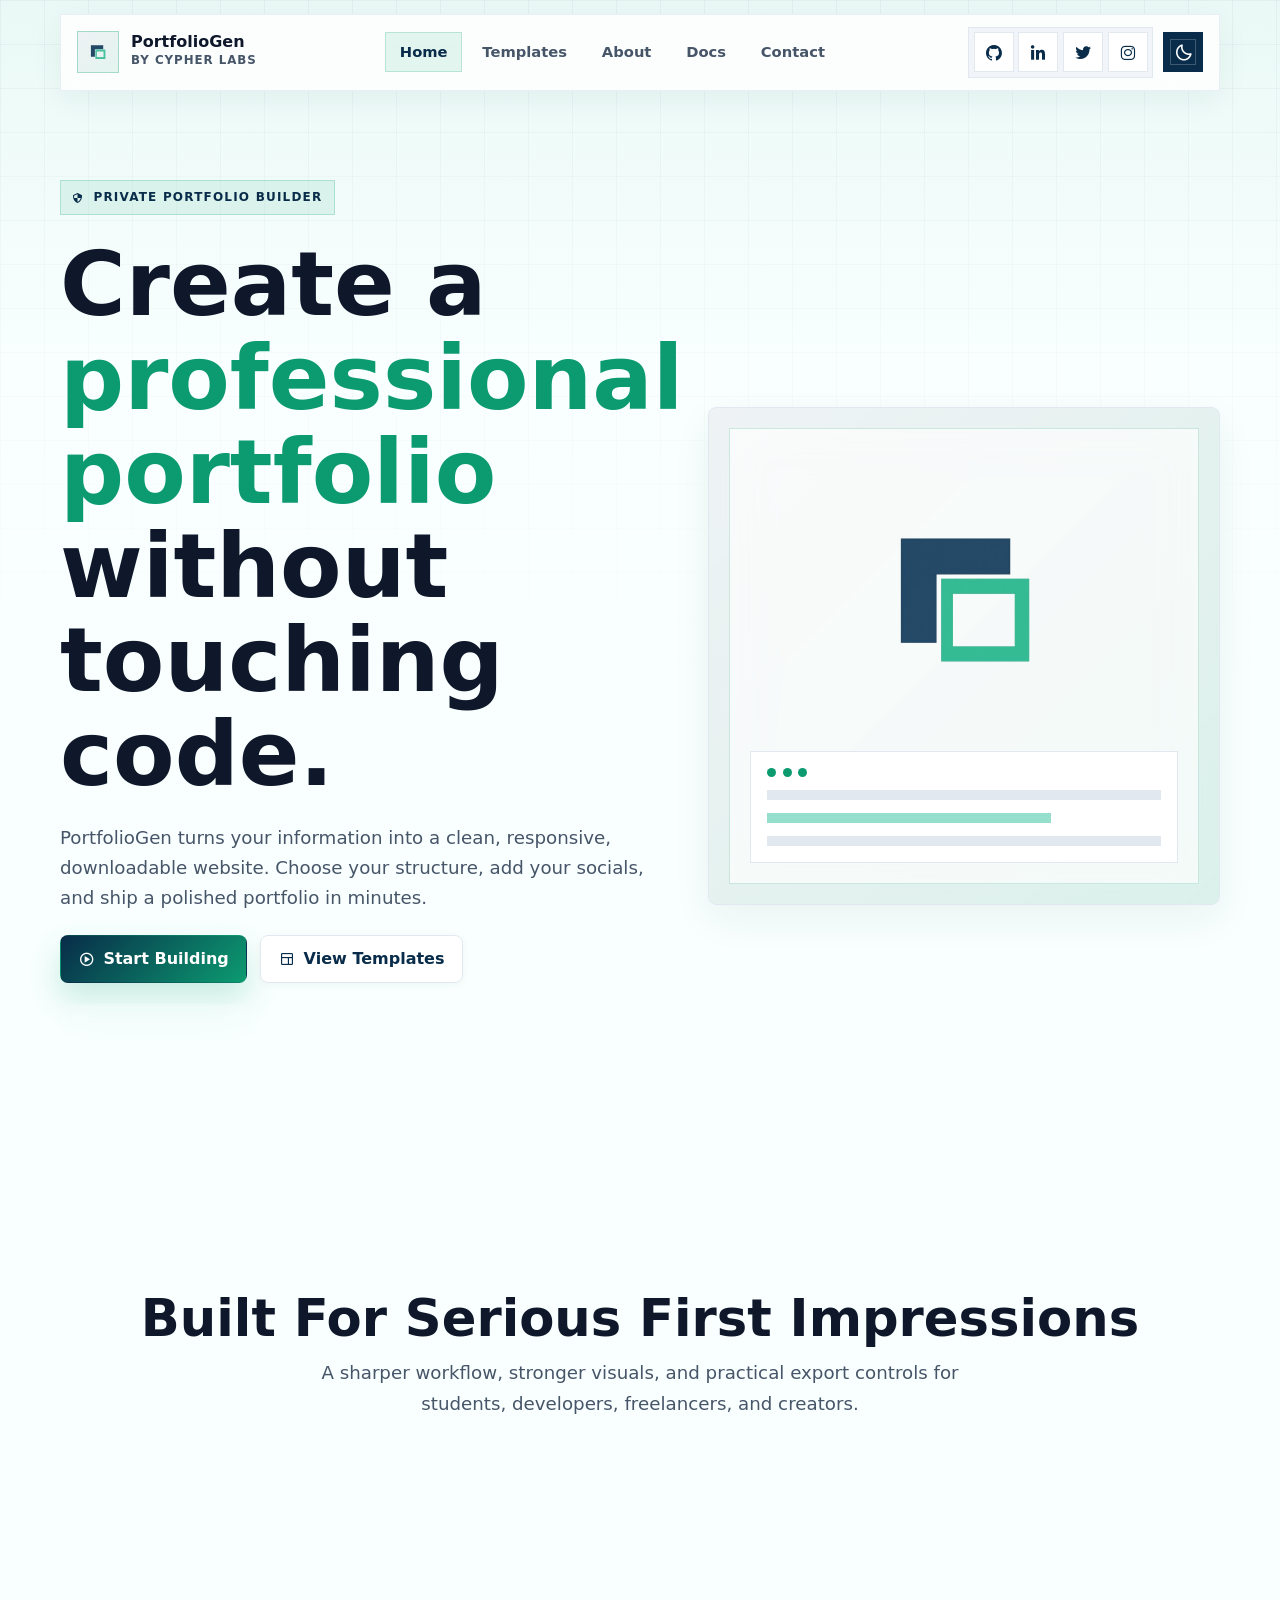
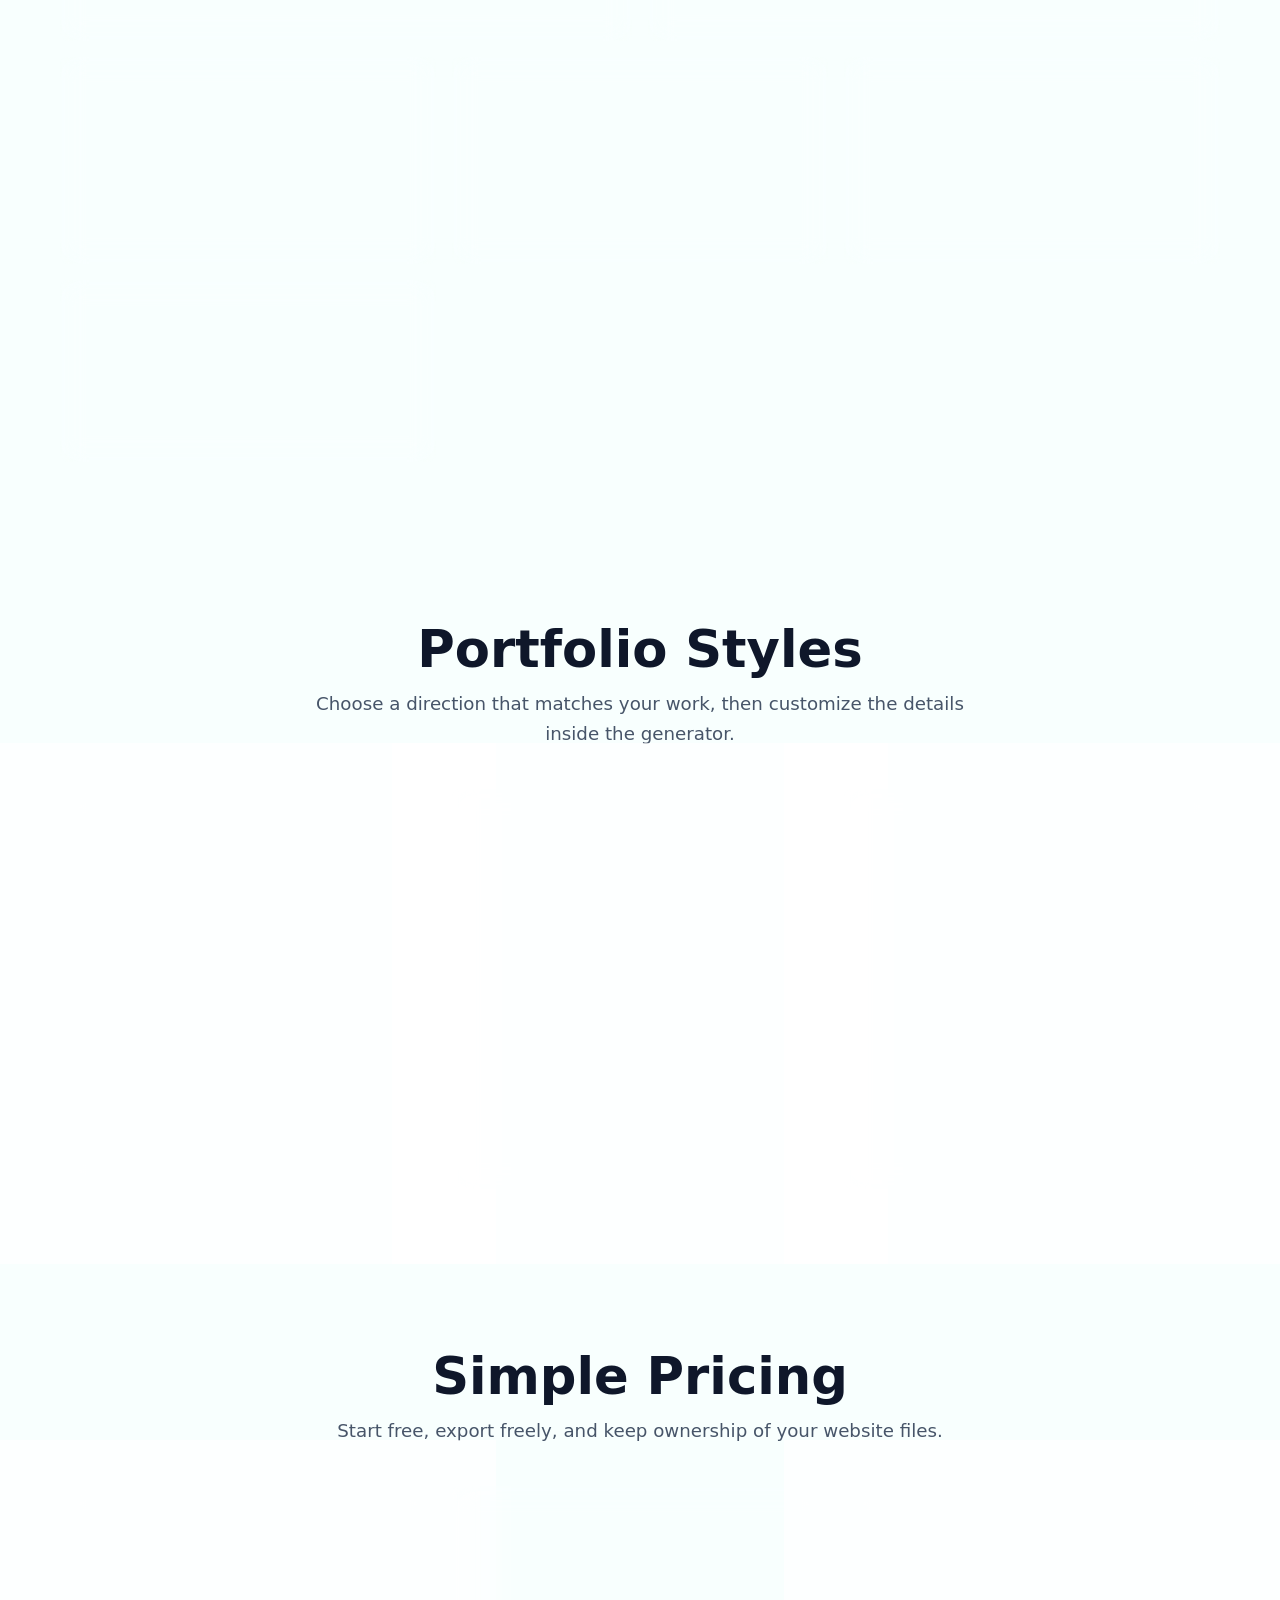
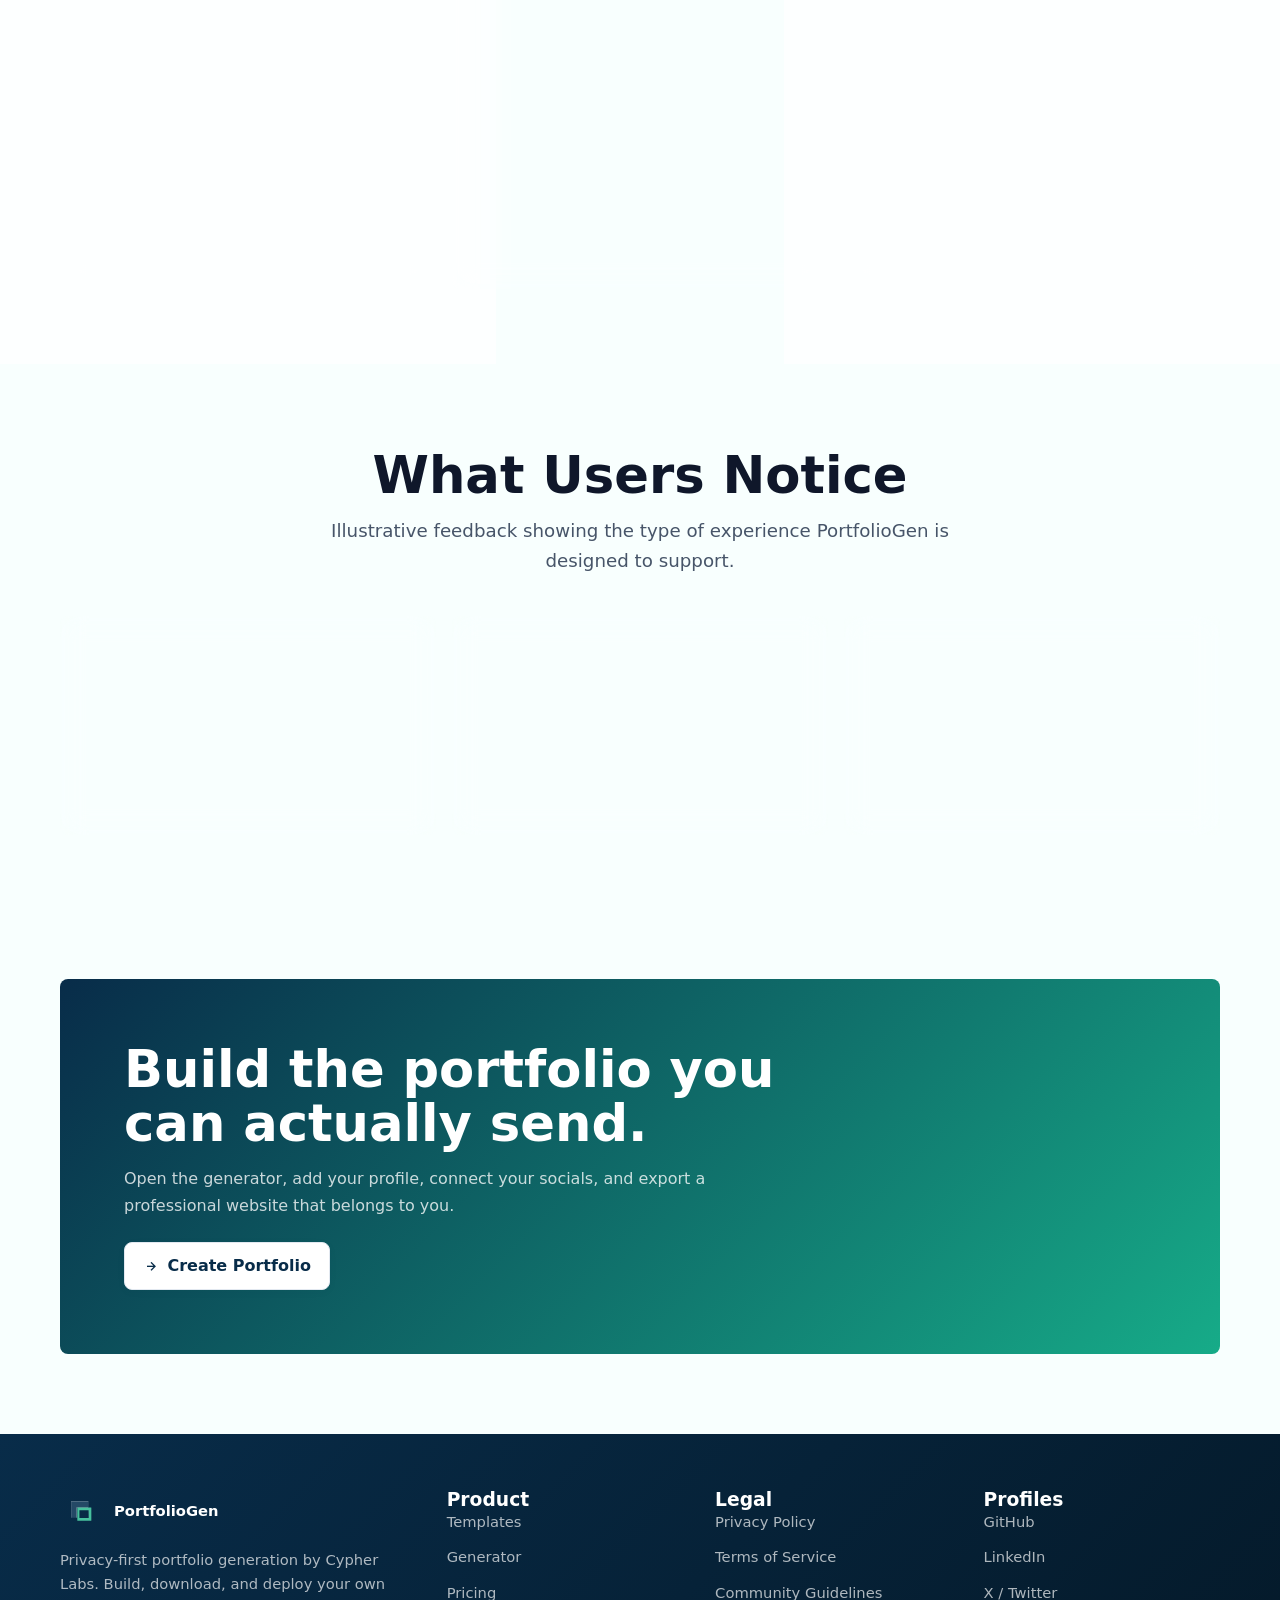
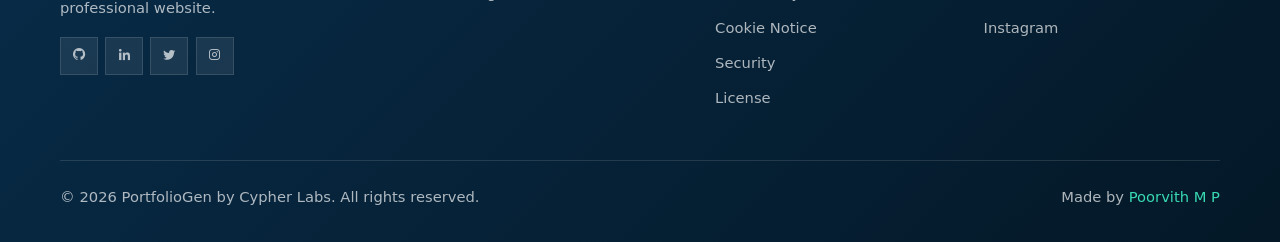
<file: index.html>
<!DOCTYPE html>
<html lang="en">
<head>
    <meta charset="UTF-8">
    <meta name="viewport" content="width=device-width, initial-scale=1.0">
    <meta name="description" content="PortfolioGen by Cypher Labs creates professional, responsive portfolio websites in your browser and exports clean deployable files.">
    <meta name="referrer" content="strict-origin-when-cross-origin">
    <meta name="theme-color" content="#0C9B70">
    <meta http-equiv="Content-Security-Policy" content="default-src 'self'; img-src 'self' data: https:; style-src 'self' 'unsafe-inline' https://cdn.jsdelivr.net https://fonts.googleapis.com; font-src 'self' https://cdn.jsdelivr.net https://fonts.gstatic.com; script-src 'self' 'unsafe-inline' https://cdn.jsdelivr.net https://cdnjs.cloudflare.com https://unpkg.com; connect-src 'self' https://api.github.com; base-uri 'self'; form-action 'self'; object-src 'none';">
    <meta property="og:title" content="PortfolioGen by Cypher Labs">
    <meta property="og:description" content="Create a professional portfolio without touching code. Build locally, download a ZIP, and deploy anywhere.">
    <meta property="og:image" content="https://prvthmpcypher.github.io/PortfolioGen--Cypher-Labs/assets/img/Cypher_Porfolio_Generator-no%20bg.png">
    <meta property="og:url" content="https://prvthmpcypher.github.io/PortfolioGen--Cypher-Labs/index.html">
    <meta property="og:type" content="website">
    <title>PortfolioGen by Cypher Labs</title>
    <link rel="canonical" href="https://prvthmpcypher.github.io/PortfolioGen--Cypher-Labs/index.html">
    <link href="https://cdn.jsdelivr.net/npm/boxicons@2.1.4/css/boxicons.min.css" rel="stylesheet">
    <link rel="stylesheet" href="assets/css/styles.css">
    <link rel="icon" href="assets/img/svg/Cypher_Porfolio_Generator-no bg.svg">
</head>
<body>
    <a href="#main-content" class="sr-only skip-link">Skip to content</a>
    <header class="l-header" role="banner">
        <nav class="nav bd-grid" aria-label="Primary navigation" role="navigation">
            <a href="index.html" class="nav__brand" aria-label="PortfolioGen home">
                <span class="nav__brand-mark"><img src="assets/img/svg/Cypher_Porfolio_Generator-no bg.svg" alt="PortfolioGen"></span>
                <span class="nav__brand-text"><strong>PortfolioGen</strong><span>by Cypher Labs</span></span>
            </a>

            <div class="nav__menu" id="nav-menu">
                <ul class="nav__list">
                    <li><a href="index.html" class="nav__link active-link">Home</a></li>
                    <li><a href="templates.html" class="nav__link">Templates</a></li>
                    <li><a href="about.html" class="nav__link">About</a></li>
                    <li><a href="work.html" class="nav__link">Docs</a></li>
                    <li><a href="contact.html" class="nav__link">Contact</a></li>
                </ul>
            </div>

            <div class="nav__actions">
                <div class="nav__socials" aria-label="Social profiles">
                    <a href="https://github.com/prvthmpcypher" target="_blank" rel="noopener" class="icon-btn" aria-label="GitHub"><i class="bx bxl-github"></i></a>
                    <a href="https://www.linkedin.com/in/prvthmp" target="_blank" rel="noopener" class="icon-btn" aria-label="LinkedIn"><i class="bx bxl-linkedin"></i></a>
                    <a href="https://x.com/prvthmp" target="_blank" rel="noopener" class="icon-btn" aria-label="X"><i class="bx bxl-twitter"></i></a>
                    <a href="https://www.instagram.com/prvthmp" target="_blank" rel="noopener" class="icon-btn" aria-label="Instagram"><i class="bx bxl-instagram"></i></a>
                </div>
                <button class="change-theme bx bx-moon" id="theme-button" type="button" aria-label="Toggle theme"></button>
                <button class="nav__toggle" id="nav-toggle" type="button" aria-label="Open menu"><i class="bx bx-menu"></i></button>
            </div>
        </nav>
    </header>

    <main id="main-content" role="main">
        <section class="hero">
            <div class="hero__content">
                <span class="eyebrow"><i class="bx bx-shield-quarter"></i> Private portfolio builder</span>
                <h1>Create a <span class="text-gradient">professional portfolio</span> without touching code.</h1>
                <p>PortfolioGen turns your information into a clean, responsive, downloadable website. Choose your structure, add your socials, and ship a polished portfolio in minutes.</p>
                <div class="hero__actions">
                    <a href="generate.html" class="btn btn-primary"><i class="bx bx-play-circle"></i> Start Building</a>
                    <a href="templates.html" class="btn btn-secondary"><i class="bx bx-layout"></i> View Templates</a>
                </div>
                <div class="stat-strip" aria-label="Product highlights">
                    <div class="stat-panel"><strong>3 min</strong><span>Average build time</span></div>
                    <div class="stat-panel"><strong>Local-first</strong><span>No data sent to our servers</span></div>
                    <div class="stat-panel"><strong>ZIP</strong><span>Ready to deploy</span></div>
                </div>
            </div>

            <div class="hero__visual" aria-hidden="true">
                <div class="product-panel">
                    <div class="product-panel__inner">
                        <img class="product-logo" src="assets/img/Cypher_Porfolio_Generator-no bg.png" alt="PortfolioGen">
                        <div class="mini-window">
                            <div class="mini-window__bar"><span></span><span></span><span></span></div>
                            <div class="mini-window__row"></div>
                            <div class="mini-window__row"></div>
                            <div class="mini-window__row"></div>
                        </div>
                    </div>
                </div>
            </div>
        </section>

        <section class="section" id="features">
            <h2 class="section-title">Built For Serious First Impressions</h2>
            <p class="section-intro">A sharper workflow, stronger visuals, and practical export controls for students, developers, freelancers, and creators.</p>
            <div class="features-grid">
                <article class="feature-card"><div class="feature-icon"><i class="bx bx-bolt-circle"></i></div><h3>Fast Builder</h3><p>Move from blank page to structured portfolio through a guided step-by-step flow.</p></article>
                <article class="feature-card"><div class="feature-icon"><i class="bx bx-mobile-alt"></i></div><h3>Responsive Output</h3><p>Generated sites are designed to read cleanly on mobile, tablet, and desktop.</p></article>
                <article class="feature-card"><div class="feature-icon"><i class="bx bx-palette"></i></div><h3>Brand Controls</h3><p>Tune colors, fonts, spacing, motion, and layout without editing files manually.</p></article>
                <article class="feature-card"><div class="feature-icon"><i class="bx bx-lock-alt"></i></div><h3>Privacy First</h3><p>Your information stays in the browser. No accounts, tracking dashboards, or data collection.</p></article>
                <article class="feature-card"><div class="feature-icon"><i class="bx bx-download"></i></div><h3>Downloadable Code</h3><p>Export a complete ZIP and deploy it to GitHub Pages, Netlify, Vercel, or any host.</p></article>
                <article class="feature-card"><div class="feature-icon"><i class="bx bx-code-curly"></i></div><h3>Clean Foundation</h3><p>Semantic HTML, focused CSS, and simple JavaScript make the output easy to own.</p></article>
            </div>
        </section>

        <section class="section" id="templates">
            <h2 class="section-title">Portfolio Styles</h2>
            <p class="section-intro">Choose a direction that matches your work, then customize the details inside the generator.</p>
            <div class="templates-grid">
                <a href="generate.html" class="template-card">
                    <div class="template-preview template-preview--light"><div class="template-mock"><div class="template-mock__hero"></div><div class="template-mock__card"></div><div class="template-mock__line"></div></div></div>
                    <div class="template-info"><h4>Executive</h4><p>Minimal, direct, and confident for professional profiles.</p><span class="template-badge">Free</span></div>
                </a>
                <a href="generate.html" class="template-card">
                    <div class="template-preview"><div class="template-mock"><div class="template-mock__card"></div><div class="template-mock__hero"></div><div class="template-mock__line"></div></div></div>
                    <div class="template-info"><h4>Creative Grid</h4><p>A bento-inspired layout for projects, skills, and personality.</p><span class="template-badge">Included</span></div>
                </a>
                <a href="generate.html" class="template-card">
                    <div class="template-preview"><div class="template-mock"><div class="template-mock__line"></div><div class="template-mock__card"></div><div class="template-mock__hero"></div></div></div>
                    <div class="template-info"><h4>Tech Showcase</h4><p>Built for developers, builders, and product-minded portfolios.</p><span class="template-badge">Included</span></div>
                </a>
            </div>
        </section>

        <section class="section" id="pricing">
            <h2 class="section-title">Simple Pricing</h2>
            <p class="section-intro">Start free, export freely, and keep ownership of your website files.</p>
            <div class="pricing-cards">
                <article class="pricing-card"><h3>Starter</h3><div class="price">Free</div><span class="price-note">Forever</span><ul class="features-list"><li>Portfolio builder</li><li>Responsive export</li><li>Unlimited edits</li><li>ZIP download</li></ul><a href="generate.html" class="btn btn-primary">Get Started</a></article>
                <article class="pricing-card featured"><h3>Pro</h3><div class="price">$9</div><span class="price-note">Planned</span><ul class="features-list"><li>Advanced templates</li><li>Custom integrations</li><li>Analytics-ready blocks</li><li>Priority improvements</li></ul><a href="contact.html" class="btn btn-primary">Request Access</a></article>
                <article class="pricing-card"><h3>Team</h3><div class="price">Custom</div><span class="price-note">For groups</span><ul class="features-list"><li>Bulk portfolio creation</li><li>Shared brand presets</li><li>Team support</li><li>Workshop setup</li></ul><a href="contact.html" class="btn btn-secondary">Contact</a></article>
            </div>
        </section>

        <section class="section" id="feedback">
            <h2 class="section-title">What Users Notice</h2>
            <p class="section-intro">Illustrative feedback showing the type of experience PortfolioGen is designed to support.</p>
            <div class="testimonials">
                <article class="testimonial"><div class="stars">★★★★★</div><p>"The flow feels focused. I could see what my portfolio needed without getting lost in code."</p><div class="author">Sarah Johnson</div><div class="author-role">Product Designer</div></article>
                <article class="testimonial"><div class="stars">★★★★★</div><p>"The downloadable ZIP is exactly what I wanted. Simple files, clear structure, no lock-in."</p><div class="author">Marcus Chen</div><div class="author-role">Freelance Developer</div></article>
                <article class="testimonial"><div class="stars">★★★★★</div><p>"It makes the first version of a portfolio feel achievable, which is half the battle."</p><div class="author">Emily Rodriguez</div><div class="author-role">Creative Director</div></article>
            </div>
        </section>

        <section class="cta-section">
            <h2>Build the portfolio you can actually send.</h2>
            <p>Open the generator, add your profile, connect your socials, and export a professional website that belongs to you.</p>
            <a href="generate.html" class="btn btn-secondary"><i class="bx bx-right-arrow-alt"></i> Create Portfolio</a>
        </section>
    </main>

    <footer class="footer" role="contentinfo">
        <div class="footer__container">
            <div class="footer__section">
                <a class="footer__brand" href="index.html"><img src="assets/img/svg/Cypher_Porfolio_Generator-no bg.svg" alt="PortfolioGen"><strong>PortfolioGen</strong></a>
                <p>Privacy-first portfolio generation by Cypher Labs. Build, download, and deploy your own professional website.</p>
                <div class="footer__social">
                    <a href="https://github.com/prvthmpcypher" target="_blank" rel="noopener" class="footer__icon" aria-label="GitHub"><i class="bx bxl-github"></i></a>
                    <a href="https://www.linkedin.com/in/prvthmp" target="_blank" rel="noopener" class="footer__icon" aria-label="LinkedIn"><i class="bx bxl-linkedin"></i></a>
                    <a href="https://x.com/prvthmp" target="_blank" rel="noopener" class="footer__icon" aria-label="X"><i class="bx bxl-twitter"></i></a>
                    <a href="https://www.instagram.com/prvthmp" target="_blank" rel="noopener" class="footer__icon" aria-label="Instagram"><i class="bx bxl-instagram"></i></a>
                </div>
            </div>
            <div class="footer__section"><h3>Product</h3><ul><li><a href="templates.html">Templates</a></li><li><a href="generate.html">Generator</a></li><li><a href="index.html#pricing">Pricing</a></li></ul></div>
            <div class="footer__section"><h3>Legal</h3><ul><li><a href="work.html#privacy">Privacy Policy</a></li><li><a href="work.html#terms">Terms of Service</a></li><li><a href="work.html#community">Community Guidelines</a></li><li><a href="work.html#cookies">Cookie Notice</a></li><li><a href="work.html#security">Security</a></li><li><a href="work.html#license">License</a></li></ul></div>
            <div class="footer__section"><h3>Profiles</h3><ul><li><a href="https://github.com/prvthmpcypher" target="_blank" rel="noopener">GitHub</a></li><li><a href="https://www.linkedin.com/in/prvthmp" target="_blank" rel="noopener">LinkedIn</a></li><li><a href="https://x.com/prvthmp" target="_blank" rel="noopener">X / Twitter</a></li><li><a href="https://www.instagram.com/prvthmp" target="_blank" rel="noopener">Instagram</a></li></ul></div>
        </div>
        <div class="footer__bottom"><div class="footer__copy">&copy; 2026 PortfolioGen by Cypher Labs. All rights reserved.</div><div class="footer__credits">Made by <a href="https://github.com/prvthmpcypher" target="_blank" rel="noopener">Poorvith M P</a></div></div>
    </footer>

    <script defer src="assets/js/main.js"></script>
</body>
</html>
</file>
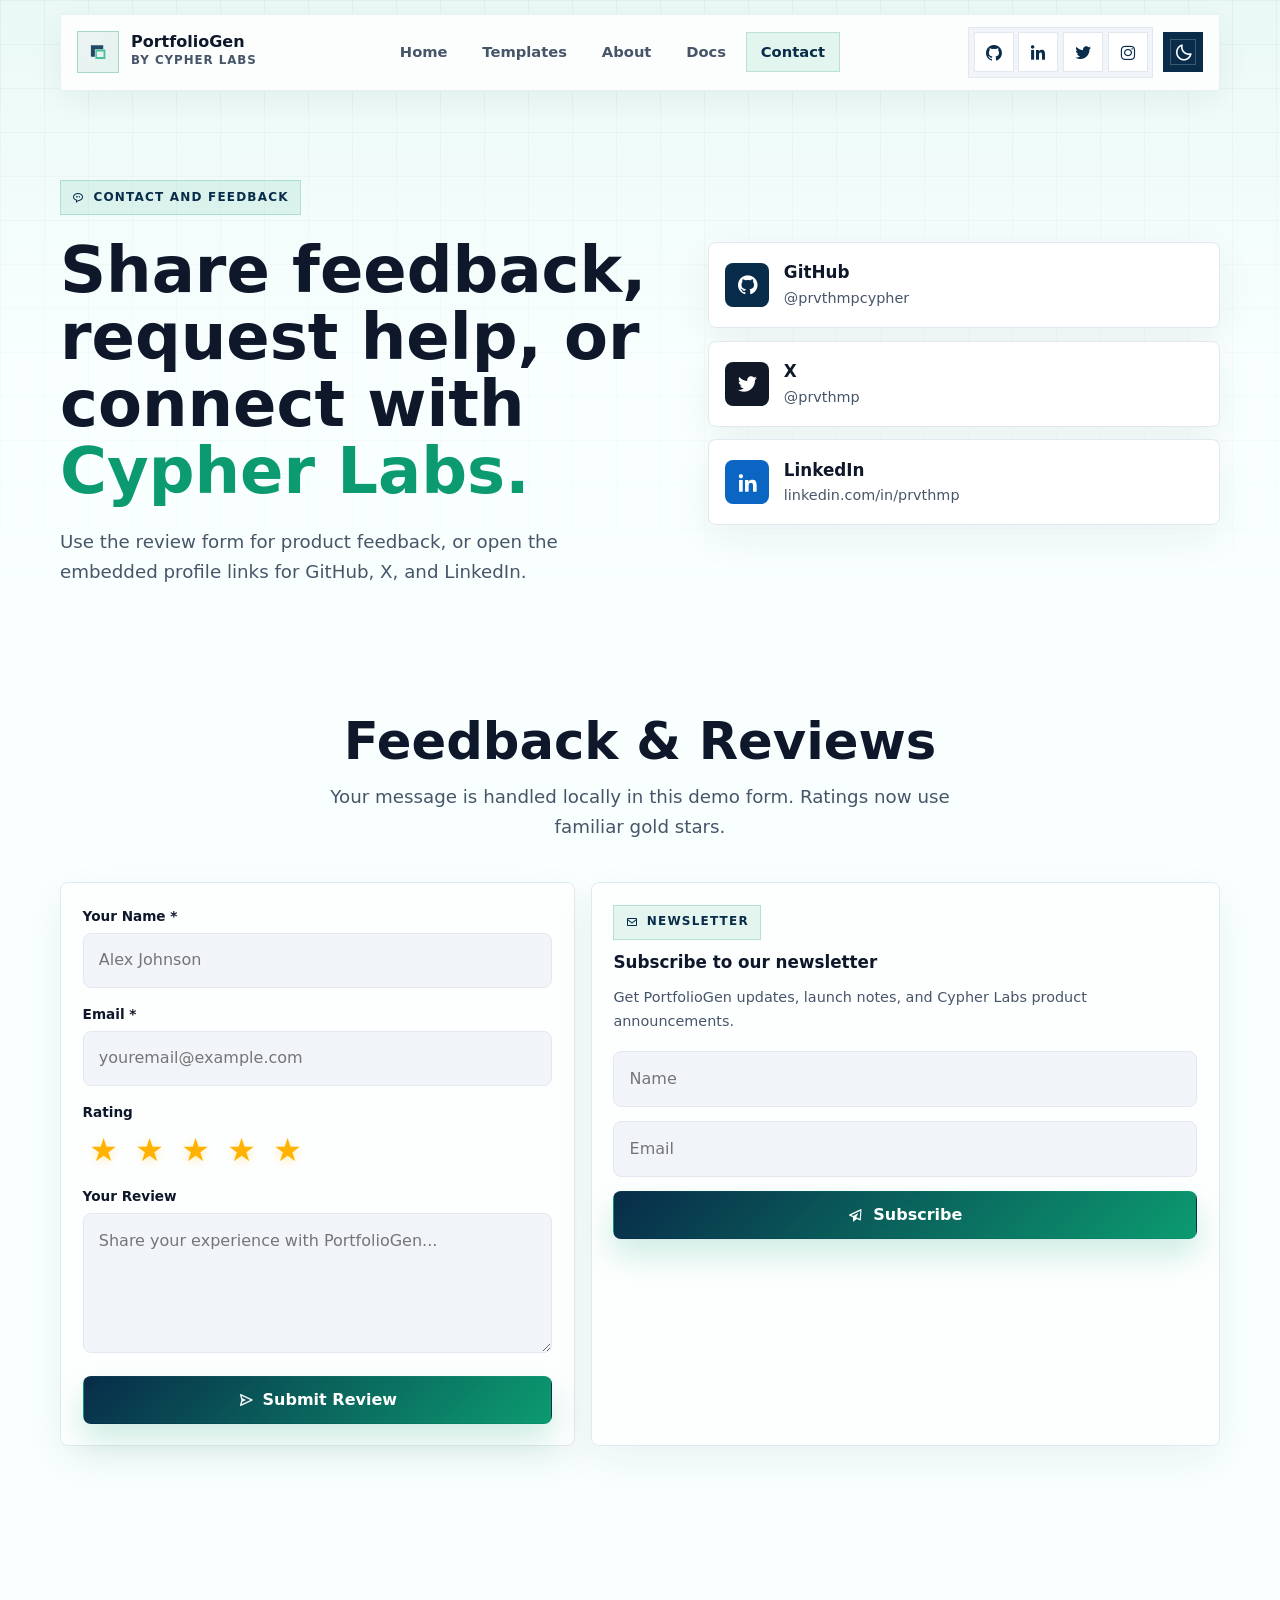
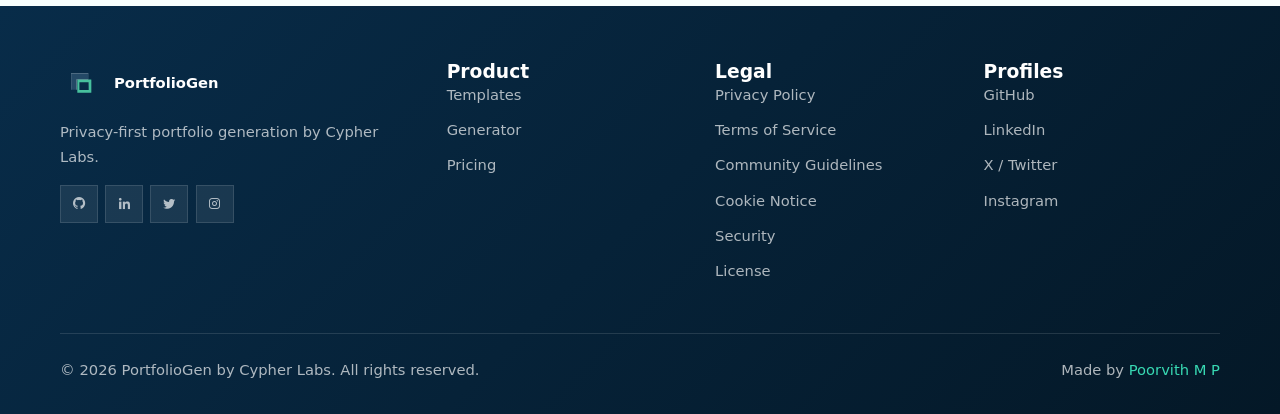
<file: contact.html>
<!DOCTYPE html>
<html lang="en">
<head>
    <meta charset="UTF-8">
    <meta name="viewport" content="width=device-width, initial-scale=1.0">
    <meta name="description" content="Contact Cypher Labs, share PortfolioGen feedback, and find official GitHub, X, and LinkedIn profile links.">
    <meta name="referrer" content="strict-origin-when-cross-origin">
    <meta name="theme-color" content="#0C9B70">
    <meta http-equiv="Content-Security-Policy" content="default-src 'self'; img-src 'self' data: https:; style-src 'self' 'unsafe-inline' https://cdn.jsdelivr.net https://fonts.googleapis.com; font-src 'self' https://cdn.jsdelivr.net https://fonts.gstatic.com; script-src 'self' 'unsafe-inline' https://cdn.jsdelivr.net https://cdnjs.cloudflare.com https://unpkg.com; connect-src 'self' https://api.github.com; base-uri 'self'; form-action 'self'; object-src 'none';">
    <meta property="og:title" content="Contact - PortfolioGen by Cypher Labs">
    <meta property="og:description" content="Share product feedback, request help, or connect with Cypher Labs through official profile links.">
    <meta property="og:image" content="https://prvthmpcypher.github.io/PortfolioGen--Cypher-Labs/assets/img/Cypher_Porfolio_Generator-no%20bg.png">
    <meta property="og:url" content="https://prvthmpcypher.github.io/PortfolioGen--Cypher-Labs/contact.html">
    <meta property="og:type" content="website">
    <title>Contact - PortfolioGen by Cypher Labs</title>
    <link rel="canonical" href="https://prvthmpcypher.github.io/PortfolioGen--Cypher-Labs/contact.html">
    <link href="https://cdn.jsdelivr.net/npm/boxicons@2.1.4/css/boxicons.min.css" rel="stylesheet">
    <link rel="stylesheet" href="assets/css/styles.css">
    <link rel="icon" href="assets/img/svg/Cypher_Porfolio_Generator-no bg.svg">
</head>
<body>
    <a href="#main-content" class="sr-only skip-link">Skip to content</a>
    <header class="l-header" role="banner">
        <nav class="nav bd-grid" aria-label="Primary navigation" role="navigation">
            <a href="index.html" class="nav__brand"><span class="nav__brand-mark"><img src="assets/img/svg/Cypher_Porfolio_Generator-no bg.svg" alt="PortfolioGen"></span><span class="nav__brand-text"><strong>PortfolioGen</strong><span>by Cypher Labs</span></span></a>
            <div class="nav__menu" id="nav-menu"><ul class="nav__list"><li><a href="index.html" class="nav__link">Home</a></li><li><a href="templates.html" class="nav__link">Templates</a></li><li><a href="about.html" class="nav__link">About</a></li><li><a href="work.html" class="nav__link">Docs</a></li><li><a href="contact.html" class="nav__link active-link">Contact</a></li></ul></div>
            <div class="nav__actions"><div class="nav__socials"><a href="https://github.com/prvthmpcypher" target="_blank" rel="noopener" class="icon-btn" aria-label="GitHub"><i class="bx bxl-github"></i></a><a href="https://www.linkedin.com/in/prvthmp" target="_blank" rel="noopener" class="icon-btn" aria-label="LinkedIn"><i class="bx bxl-linkedin"></i></a><a href="https://x.com/prvthmp" target="_blank" rel="noopener" class="icon-btn" aria-label="X"><i class="bx bxl-twitter"></i></a><a href="https://www.instagram.com/prvthmp" target="_blank" rel="noopener" class="icon-btn" aria-label="Instagram"><i class="bx bxl-instagram"></i></a></div><button class="change-theme bx bx-moon" id="theme-button" type="button" aria-label="Toggle theme"></button><button class="nav__toggle" id="nav-toggle" type="button" aria-label="Open menu"><i class="bx bx-menu"></i></button></div>
        </nav>
    </header>

    <main id="main-content" role="main">
        <section class="page-hero">
            <div class="page-hero__content">
                <span class="eyebrow"><i class="bx bx-message-rounded-dots"></i> Contact and feedback</span>
                <h1>Share feedback, request help, or connect with <span class="text-gradient">Cypher Labs.</span></h1>
                <p>Use the review form for product feedback, or open the embedded profile links for GitHub, X, and LinkedIn.</p>
            </div>
            <div class="profile-embed-grid" aria-label="Profile links">
                <a class="profile-embed" href="https://github.com/prvthmpcypher" target="_blank" rel="noopener"><i class="bx bxl-github"></i><span><strong>GitHub</strong><span>@prvthmpcypher</span></span></a>
                <a class="profile-embed" href="https://x.com/prvthmp" target="_blank" rel="noopener"><i class="bx bxl-twitter"></i><span><strong>X</strong><span>@prvthmp</span></span></a>
                <a class="profile-embed" href="https://www.linkedin.com/in/prvthmp" target="_blank" rel="noopener"><i class="bx bxl-linkedin"></i><span><strong>LinkedIn</strong><span>linkedin.com/in/prvthmp</span></span></a>
            </div>
        </section>

        <section class="section contact" id="contact">
            <h2 class="section-title">Feedback & Reviews</h2>
            <p class="section-intro">Your message is handled locally in this demo form. Ratings now use familiar gold stars.</p>
            <div class="contact-layout">
                <form class="contact-panel contact__form review-form" aria-label="Feedback form">
                    <div>
                        <label class="contact__label" for="name">Your Name *</label>
                        <input id="name" type="text" name="name" class="contact__input" placeholder="Alex Johnson" required>
                    </div>
                    <div>
                        <label class="contact__label" for="email">Email *</label>
                        <input id="email" type="email" name="email" class="contact__input" placeholder="youremail@example.com" required>
                    </div>
                    <div>
                        <label class="contact__label">Rating</label>
                        <div class="rating-row">
                            <input type="radio" id="rating-5" name="review-rating" value="5" checked><label for="rating-5" aria-label="5 stars"></label>
                            <input type="radio" id="rating-4" name="review-rating" value="4"><label for="rating-4" aria-label="4 stars"></label>
                            <input type="radio" id="rating-3" name="review-rating" value="3"><label for="rating-3" aria-label="3 stars"></label>
                            <input type="radio" id="rating-2" name="review-rating" value="2"><label for="rating-2" aria-label="2 stars"></label>
                            <input type="radio" id="rating-1" name="review-rating" value="1"><label for="rating-1" aria-label="1 star"></label>
                        </div>
                    </div>
                    <div>
                        <label class="contact__label" for="review">Your Review</label>
                        <textarea id="review" name="review" class="contact__input" placeholder="Share your experience with PortfolioGen..."></textarea>
                    </div>
                    <button type="submit" class="button button--primary contact__button"><i class="bx bx-send"></i> Submit Review</button>
                </form>

                <aside class="contact-panel newsletter-panel">
                    <span class="eyebrow"><i class="bx bx-envelope"></i> Newsletter</span>
                    <h3>Subscribe to our newsletter</h3>
                    <p>Get PortfolioGen updates, launch notes, and Cypher Labs product announcements.</p>
                    <form class="contact__form" aria-label="Newsletter form">
                        <input type="text" name="newsletter-name" class="contact__input" placeholder="Name" required>
                        <input type="email" name="newsletter-email" class="contact__input" placeholder="Email" required>
                        <button type="submit" class="button button--primary"><i class="bx bx-paper-plane"></i> Subscribe</button>
                    </form>
                </aside>
            </div>
        </section>
    </main>

    <footer class="footer" role="contentinfo">
        <div class="footer__container">
            <div class="footer__section"><a class="footer__brand" href="index.html"><img src="assets/img/svg/Cypher_Porfolio_Generator-no bg.svg" alt="PortfolioGen"><strong>PortfolioGen</strong></a><p>Privacy-first portfolio generation by Cypher Labs.</p><div class="footer__social"><a href="https://github.com/prvthmpcypher" target="_blank" rel="noopener" class="footer__icon" aria-label="GitHub"><i class="bx bxl-github"></i></a><a href="https://www.linkedin.com/in/prvthmp" target="_blank" rel="noopener" class="footer__icon" aria-label="LinkedIn"><i class="bx bxl-linkedin"></i></a><a href="https://x.com/prvthmp" target="_blank" rel="noopener" class="footer__icon" aria-label="X"><i class="bx bxl-twitter"></i></a><a href="https://www.instagram.com/prvthmp" target="_blank" rel="noopener" class="footer__icon" aria-label="Instagram"><i class="bx bxl-instagram"></i></a></div></div>
            <div class="footer__section"><h3>Product</h3><ul><li><a href="templates.html">Templates</a></li><li><a href="generate.html">Generator</a></li><li><a href="index.html#pricing">Pricing</a></li></ul></div>
            <div class="footer__section"><h3>Legal</h3><ul><li><a href="work.html#privacy">Privacy Policy</a></li><li><a href="work.html#terms">Terms of Service</a></li><li><a href="work.html#community">Community Guidelines</a></li><li><a href="work.html#cookies">Cookie Notice</a></li><li><a href="work.html#security">Security</a></li><li><a href="work.html#license">License</a></li></ul></div>
            <div class="footer__section"><h3>Profiles</h3><ul><li><a href="https://github.com/prvthmpcypher" target="_blank" rel="noopener">GitHub</a></li><li><a href="https://www.linkedin.com/in/prvthmp" target="_blank" rel="noopener">LinkedIn</a></li><li><a href="https://x.com/prvthmp" target="_blank" rel="noopener">X / Twitter</a></li><li><a href="https://www.instagram.com/prvthmp" target="_blank" rel="noopener">Instagram</a></li></ul></div>
        </div>
        <div class="footer__bottom"><div class="footer__copy">&copy; 2026 PortfolioGen by Cypher Labs. All rights reserved.</div><div class="footer__credits">Made by <a href="https://github.com/prvthmpcypher" target="_blank" rel="noopener">Poorvith M P</a></div></div>
    </footer>
    <script defer src="assets/js/main.js"></script>
</body>
</html>
</file>
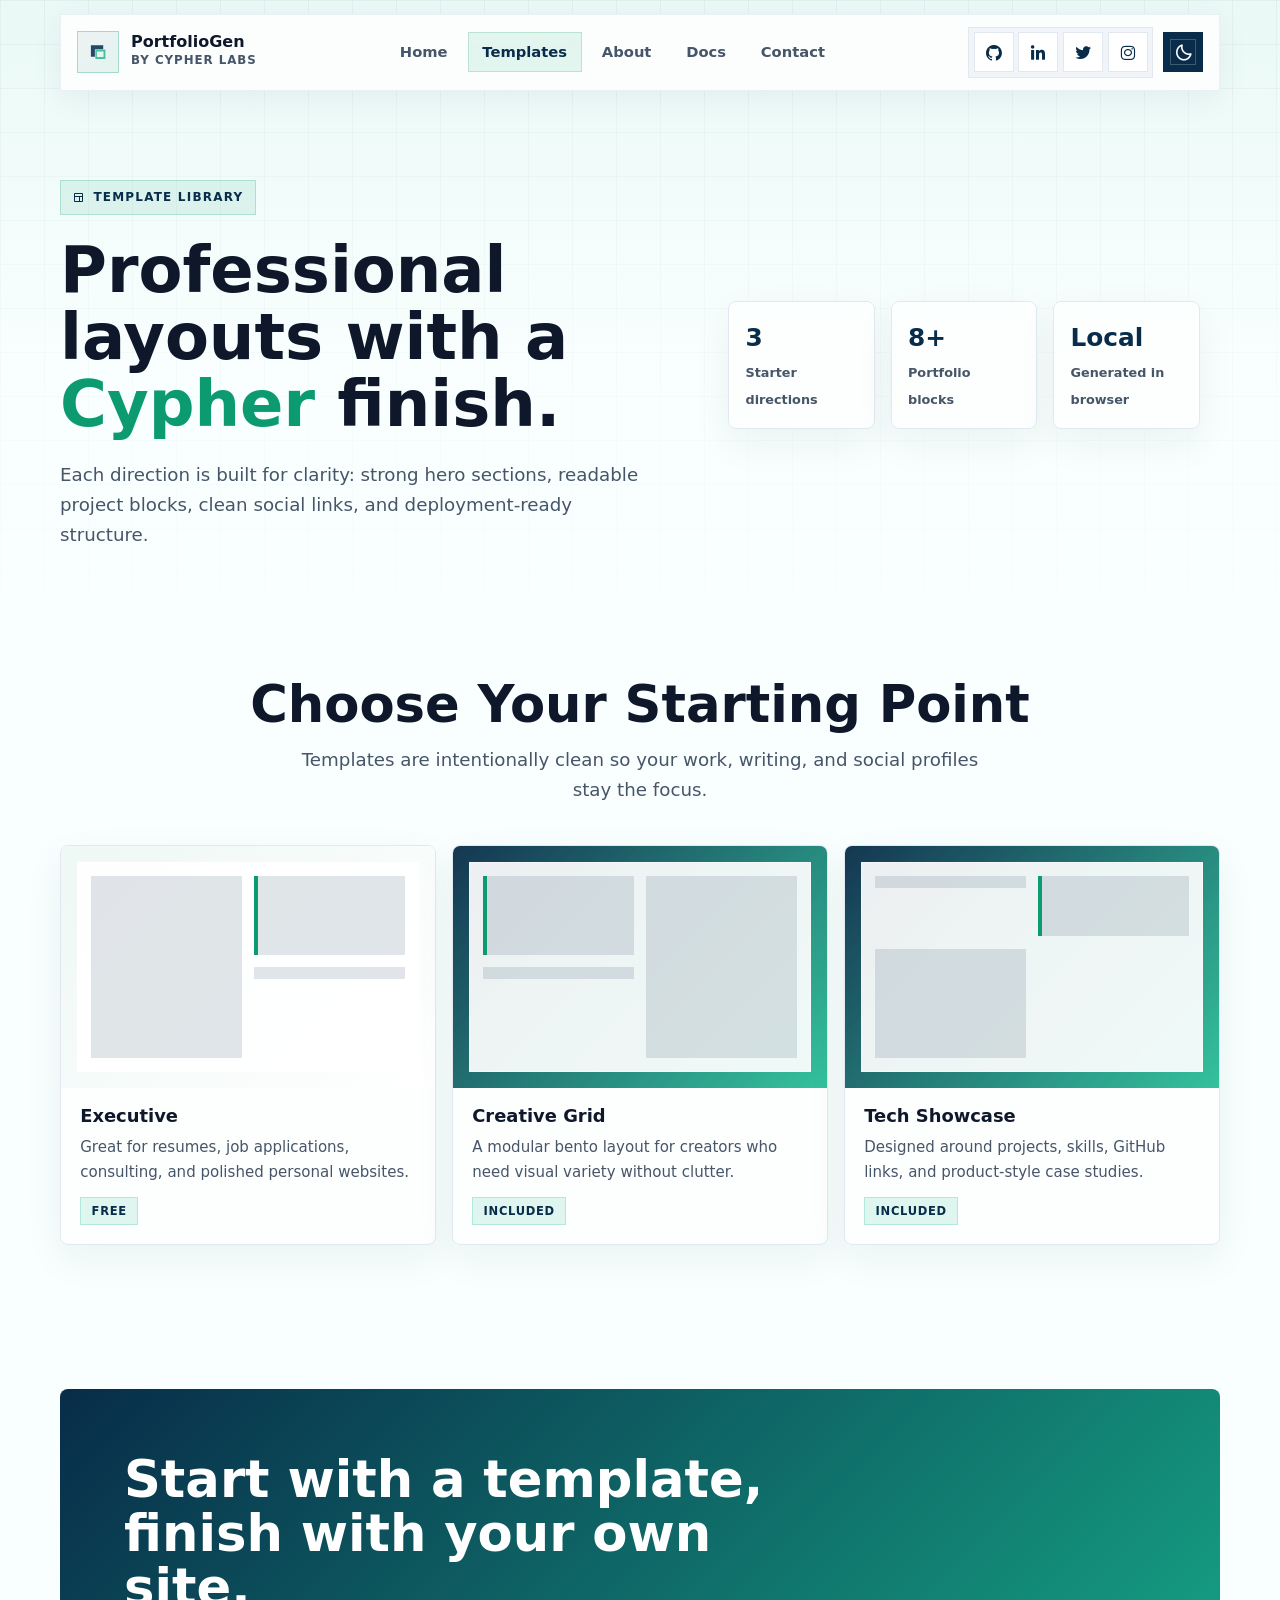
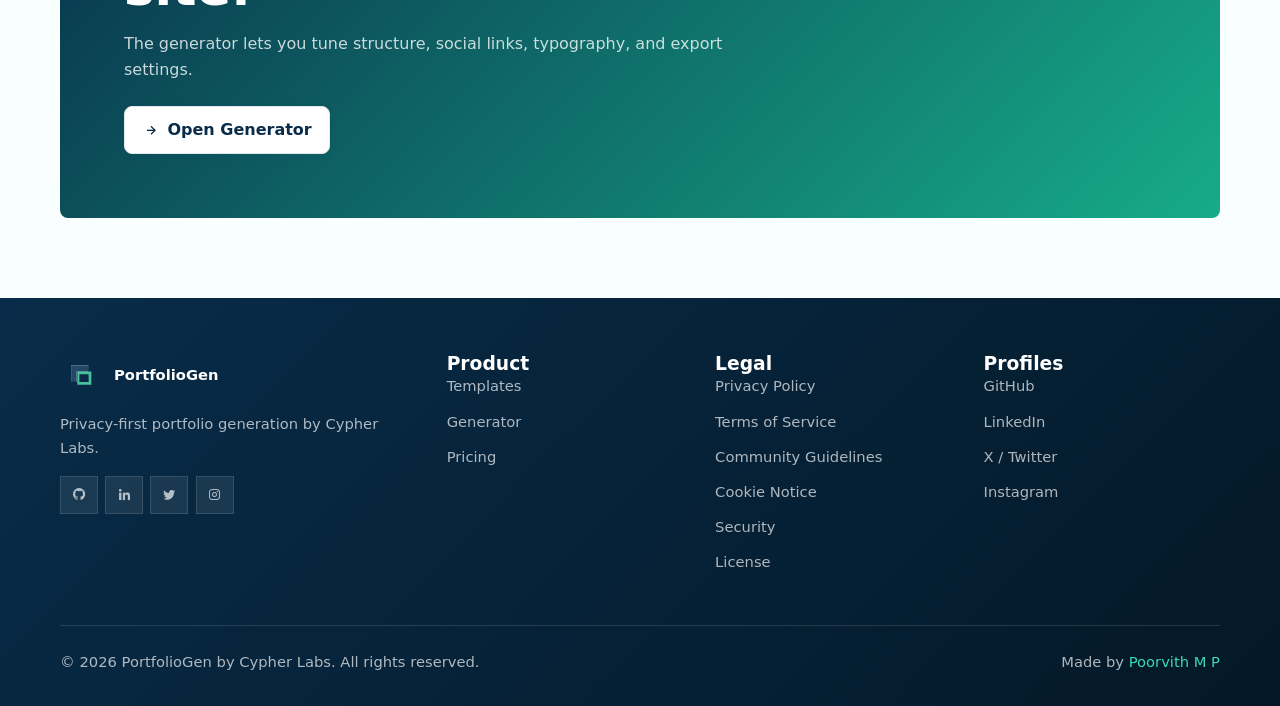
<file: templates.html>
<!DOCTYPE html>
<html lang="en">
<head>
    <meta charset="UTF-8">
    <meta name="viewport" content="width=device-width, initial-scale=1.0">
    <meta name="description" content="Explore PortfolioGen template directions for professional, creative, and technical portfolio websites.">
    <meta name="referrer" content="strict-origin-when-cross-origin">
    <meta name="theme-color" content="#0C9B70">
    <meta http-equiv="Content-Security-Policy" content="default-src 'self'; img-src 'self' data: https:; style-src 'self' 'unsafe-inline' https://cdn.jsdelivr.net https://fonts.googleapis.com; font-src 'self' https://cdn.jsdelivr.net https://fonts.gstatic.com; script-src 'self' 'unsafe-inline' https://cdn.jsdelivr.net https://cdnjs.cloudflare.com https://unpkg.com; connect-src 'self' https://api.github.com; base-uri 'self'; form-action 'self'; object-src 'none';">
    <meta property="og:title" content="Templates - PortfolioGen by Cypher Labs">
    <meta property="og:description" content="Choose a clean portfolio starting point, then customize structure, styling, and export settings in PortfolioGen.">
    <meta property="og:image" content="https://prvthmpcypher.github.io/PortfolioGen--Cypher-Labs/assets/img/Cypher_Porfolio_Generator-no%20bg.png">
    <meta property="og:url" content="https://prvthmpcypher.github.io/PortfolioGen--Cypher-Labs/templates.html">
    <meta property="og:type" content="website">
    <title>Templates - PortfolioGen by Cypher Labs</title>
    <link rel="canonical" href="https://prvthmpcypher.github.io/PortfolioGen--Cypher-Labs/templates.html">
    <link href="https://cdn.jsdelivr.net/npm/boxicons@2.1.4/css/boxicons.min.css" rel="stylesheet">
    <link rel="stylesheet" href="assets/css/styles.css">
    <link rel="icon" href="assets/img/svg/Cypher_Porfolio_Generator-no bg.svg">
</head>
<body>
    <a href="#main-content" class="sr-only skip-link">Skip to content</a>
    <header class="l-header" role="banner">
        <nav class="nav bd-grid" aria-label="Primary navigation" role="navigation">
            <a href="index.html" class="nav__brand"><span class="nav__brand-mark"><img src="assets/img/svg/Cypher_Porfolio_Generator-no bg.svg" alt="PortfolioGen"></span><span class="nav__brand-text"><strong>PortfolioGen</strong><span>by Cypher Labs</span></span></a>
            <div class="nav__menu" id="nav-menu"><ul class="nav__list"><li><a href="index.html" class="nav__link">Home</a></li><li><a href="templates.html" class="nav__link active-link">Templates</a></li><li><a href="about.html" class="nav__link">About</a></li><li><a href="work.html" class="nav__link">Docs</a></li><li><a href="contact.html" class="nav__link">Contact</a></li></ul></div>
            <div class="nav__actions"><div class="nav__socials"><a href="https://github.com/prvthmpcypher" target="_blank" rel="noopener" class="icon-btn" aria-label="GitHub"><i class="bx bxl-github"></i></a><a href="https://www.linkedin.com/in/prvthmp" target="_blank" rel="noopener" class="icon-btn" aria-label="LinkedIn"><i class="bx bxl-linkedin"></i></a><a href="https://x.com/prvthmp" target="_blank" rel="noopener" class="icon-btn" aria-label="X"><i class="bx bxl-twitter"></i></a><a href="https://www.instagram.com/prvthmp" target="_blank" rel="noopener" class="icon-btn" aria-label="Instagram"><i class="bx bxl-instagram"></i></a></div><button class="change-theme bx bx-moon" id="theme-button" type="button" aria-label="Toggle theme"></button><button class="nav__toggle" id="nav-toggle" type="button" aria-label="Open menu"><i class="bx bx-menu"></i></button></div>
        </nav>
    </header>

    <main id="main-content" role="main">
        <section class="page-hero">
            <div class="page-hero__content">
                <span class="eyebrow"><i class="bx bx-layout"></i> Template library</span>
                <h1>Professional layouts with a <span class="text-gradient">Cypher</span> finish.</h1>
                <p>Each direction is built for clarity: strong hero sections, readable project blocks, clean social links, and deployment-ready structure.</p>
            </div>
            <div class="metrics-grid">
                <div class="metric-card"><strong>3</strong><span>Starter directions</span></div>
                <div class="metric-card"><strong>8+</strong><span>Portfolio blocks</span></div>
                <div class="metric-card"><strong>Local</strong><span>Generated in browser</span></div>
            </div>
        </section>

        <section class="section" id="templates">
            <h2 class="section-title">Choose Your Starting Point</h2>
            <p class="section-intro">Templates are intentionally clean so your work, writing, and social profiles stay the focus.</p>
            <div class="templates-grid">
                <a href="generate.html" class="template-card">
                    <div class="template-preview template-preview--light"><div class="template-mock"><div class="template-mock__hero"></div><div class="template-mock__card"></div><div class="template-mock__line"></div></div></div>
                    <div class="template-info"><h4>Executive</h4><p>Great for resumes, job applications, consulting, and polished personal websites.</p><span class="template-badge">Free</span></div>
                </a>
                <a href="generate.html" class="template-card">
                    <div class="template-preview"><div class="template-mock"><div class="template-mock__card"></div><div class="template-mock__hero"></div><div class="template-mock__line"></div></div></div>
                    <div class="template-info"><h4>Creative Grid</h4><p>A modular bento layout for creators who need visual variety without clutter.</p><span class="template-badge">Included</span></div>
                </a>
                <a href="generate.html" class="template-card">
                    <div class="template-preview"><div class="template-mock"><div class="template-mock__line"></div><div class="template-mock__card"></div><div class="template-mock__hero"></div></div></div>
                    <div class="template-info"><h4>Tech Showcase</h4><p>Designed around projects, skills, GitHub links, and product-style case studies.</p><span class="template-badge">Included</span></div>
                </a>
            </div>
        </section>

        <section class="cta-section"><h2>Start with a template, finish with your own site.</h2><p>The generator lets you tune structure, social links, typography, and export settings.</p><a href="generate.html" class="btn btn-secondary"><i class="bx bx-right-arrow-alt"></i> Open Generator</a></section>
    </main>

    <footer class="footer" role="contentinfo">
        <div class="footer__container">
            <div class="footer__section"><a class="footer__brand" href="index.html"><img src="assets/img/svg/Cypher_Porfolio_Generator-no bg.svg" alt="PortfolioGen"><strong>PortfolioGen</strong></a><p>Privacy-first portfolio generation by Cypher Labs.</p><div class="footer__social"><a href="https://github.com/prvthmpcypher" target="_blank" rel="noopener" class="footer__icon" aria-label="GitHub"><i class="bx bxl-github"></i></a><a href="https://www.linkedin.com/in/prvthmp" target="_blank" rel="noopener" class="footer__icon" aria-label="LinkedIn"><i class="bx bxl-linkedin"></i></a><a href="https://x.com/prvthmp" target="_blank" rel="noopener" class="footer__icon" aria-label="X"><i class="bx bxl-twitter"></i></a><a href="https://www.instagram.com/prvthmp" target="_blank" rel="noopener" class="footer__icon" aria-label="Instagram"><i class="bx bxl-instagram"></i></a></div></div>
            <div class="footer__section"><h3>Product</h3><ul><li><a href="templates.html">Templates</a></li><li><a href="generate.html">Generator</a></li><li><a href="index.html#pricing">Pricing</a></li></ul></div>
            <div class="footer__section"><h3>Legal</h3><ul><li><a href="work.html#privacy">Privacy Policy</a></li><li><a href="work.html#terms">Terms of Service</a></li><li><a href="work.html#community">Community Guidelines</a></li><li><a href="work.html#cookies">Cookie Notice</a></li><li><a href="work.html#security">Security</a></li><li><a href="work.html#license">License</a></li></ul></div>
            <div class="footer__section"><h3>Profiles</h3><ul><li><a href="https://github.com/prvthmpcypher" target="_blank" rel="noopener">GitHub</a></li><li><a href="https://www.linkedin.com/in/prvthmp" target="_blank" rel="noopener">LinkedIn</a></li><li><a href="https://x.com/prvthmp" target="_blank" rel="noopener">X / Twitter</a></li><li><a href="https://www.instagram.com/prvthmp" target="_blank" rel="noopener">Instagram</a></li></ul></div>
        </div>
        <div class="footer__bottom"><div class="footer__copy">&copy; 2026 PortfolioGen by Cypher Labs. All rights reserved.</div><div class="footer__credits">Made by <a href="https://github.com/prvthmpcypher" target="_blank" rel="noopener">Poorvith M P</a></div></div>
    </footer>
    <script defer src="assets/js/main.js"></script>
</body>
</html>
</file>
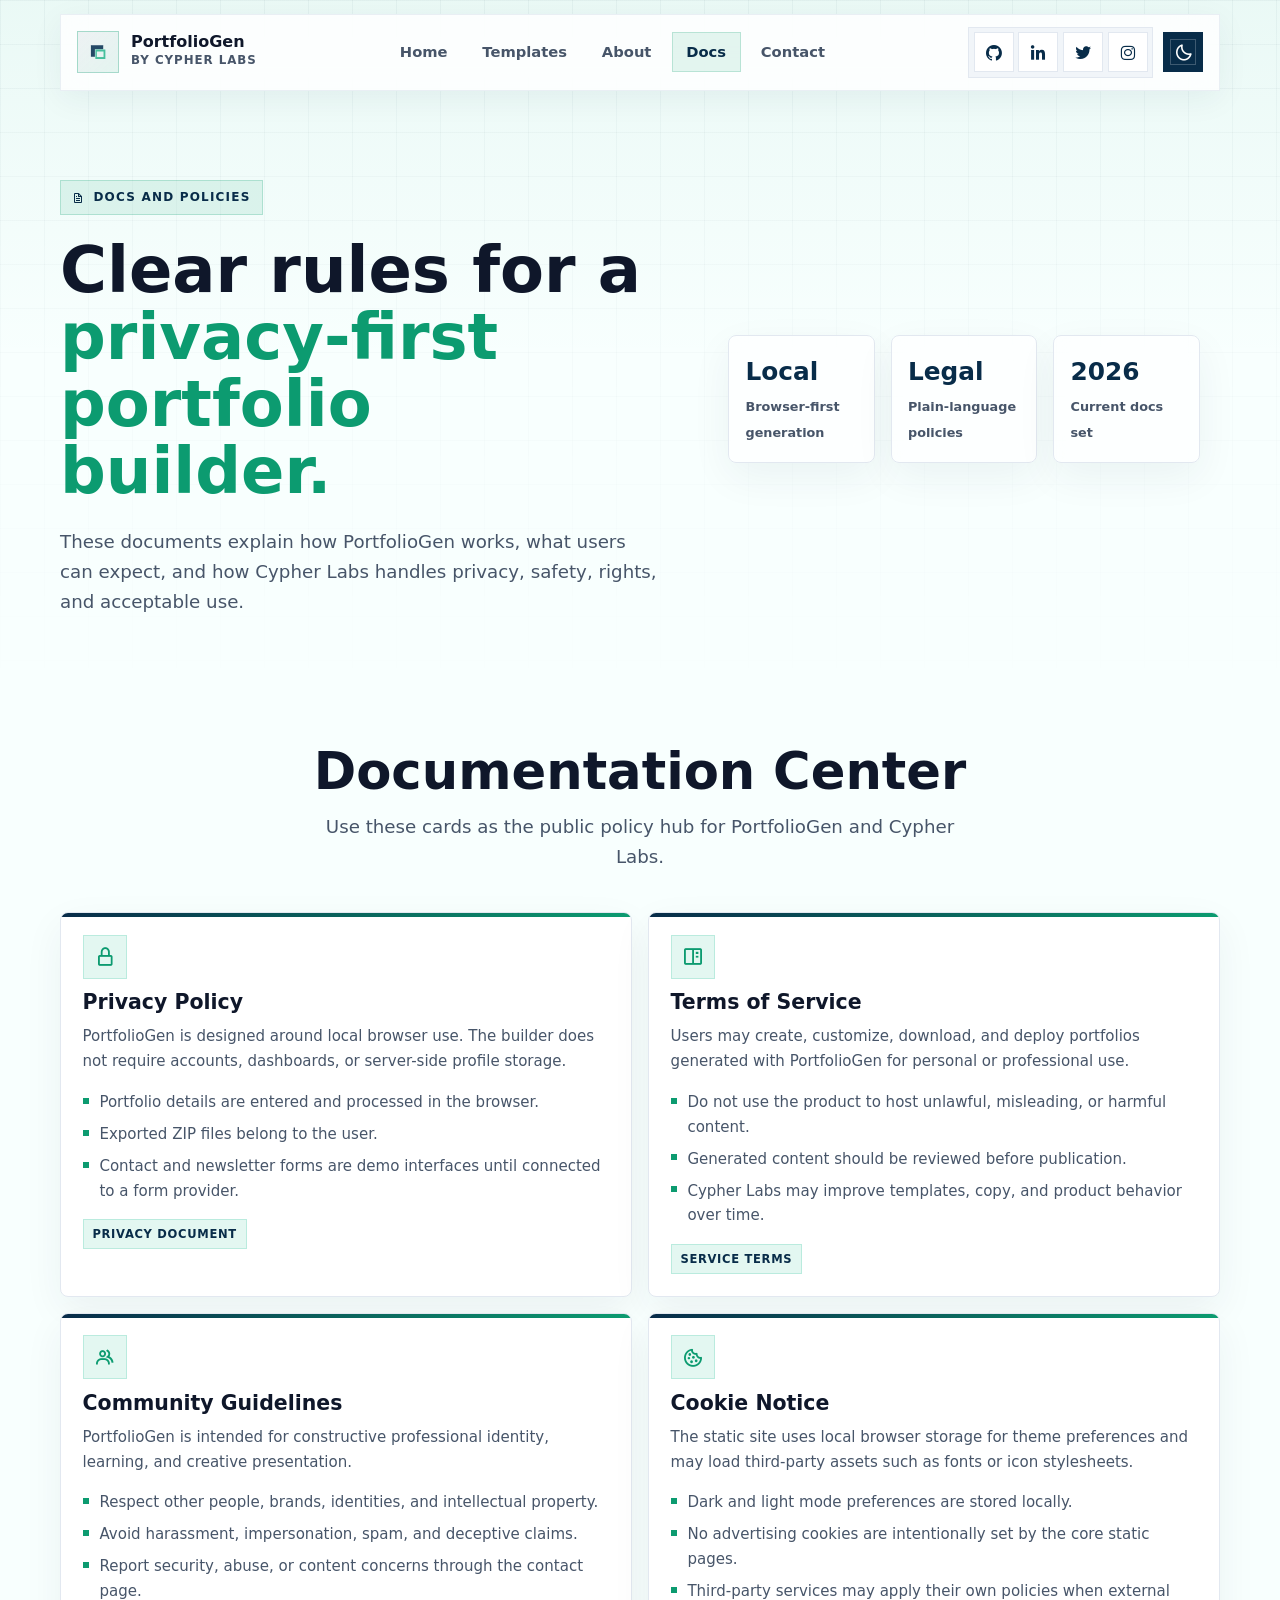
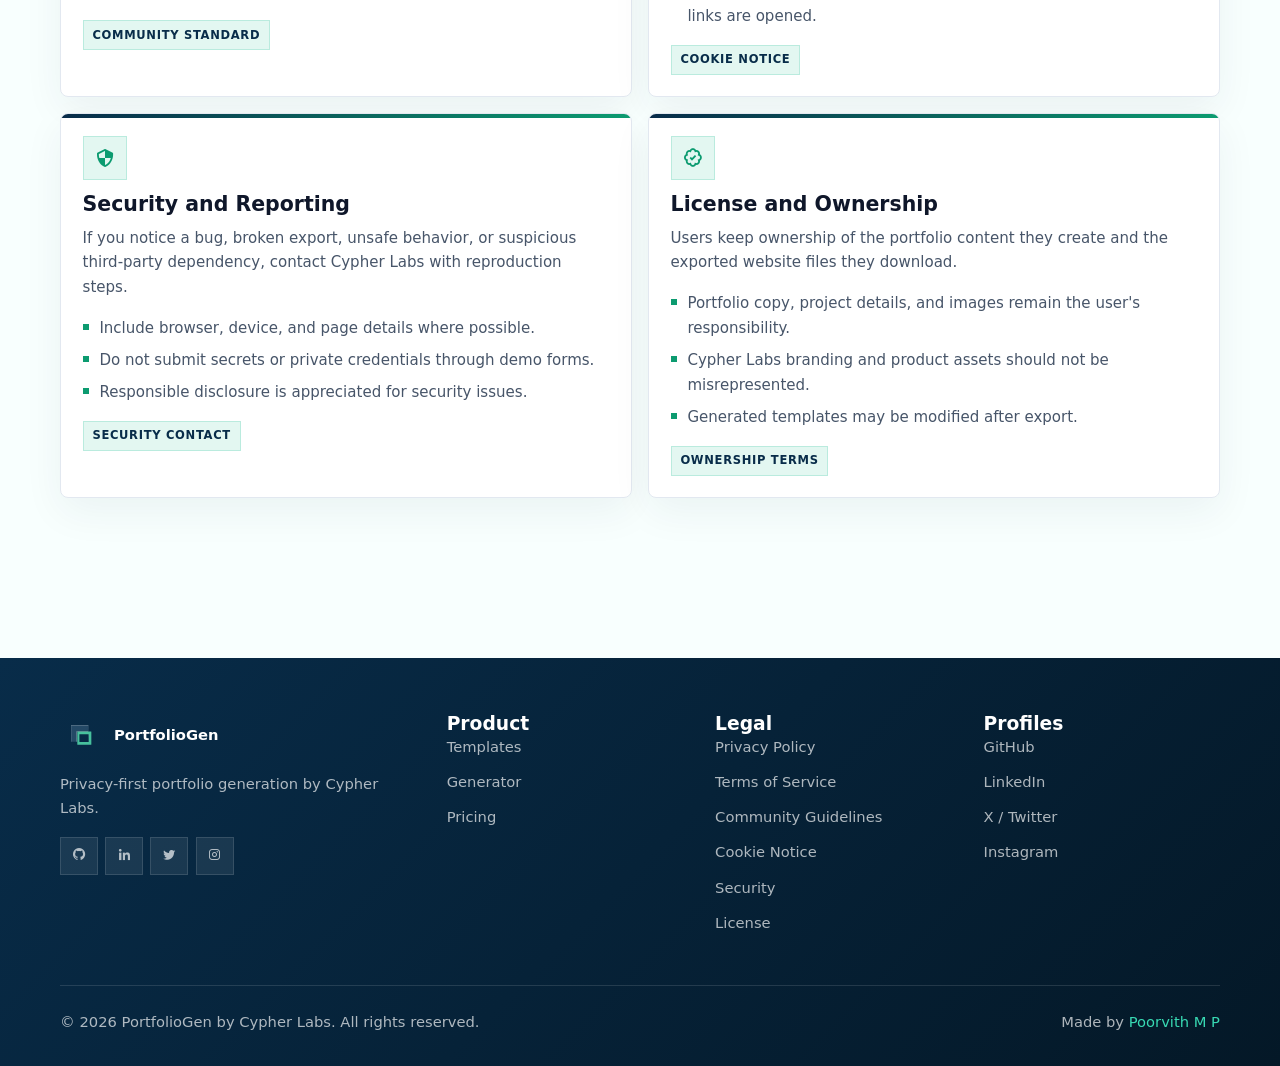
<file: work.html>
<!DOCTYPE html>
<html lang="en">
<head>
    <meta charset="UTF-8">
    <meta name="viewport" content="width=device-width, initial-scale=1.0">
    <meta name="description" content="Read PortfolioGen privacy, terms, cookie, security, community, and ownership documentation.">
    <meta name="referrer" content="strict-origin-when-cross-origin">
    <meta name="theme-color" content="#0C9B70">
    <meta http-equiv="Content-Security-Policy" content="default-src 'self'; img-src 'self' data: https:; style-src 'self' 'unsafe-inline' https://cdn.jsdelivr.net https://fonts.googleapis.com; font-src 'self' https://cdn.jsdelivr.net https://fonts.gstatic.com; script-src 'self' 'unsafe-inline' https://cdn.jsdelivr.net https://cdnjs.cloudflare.com https://unpkg.com; connect-src 'self' https://api.github.com; base-uri 'self'; form-action 'self'; object-src 'none';">
    <meta property="og:title" content="Docs - PortfolioGen by Cypher Labs">
    <meta property="og:description" content="Plain-language policies for PortfolioGen privacy, terms, security, cookies, community rules, and ownership.">
    <meta property="og:image" content="https://prvthmpcypher.github.io/PortfolioGen--Cypher-Labs/assets/img/Cypher_Porfolio_Generator-no%20bg.png">
    <meta property="og:url" content="https://prvthmpcypher.github.io/PortfolioGen--Cypher-Labs/work.html">
    <meta property="og:type" content="website">
    <title>Docs - PortfolioGen by Cypher Labs</title>
    <link rel="canonical" href="https://prvthmpcypher.github.io/PortfolioGen--Cypher-Labs/work.html">
    <link href="https://cdn.jsdelivr.net/npm/boxicons@2.1.4/css/boxicons.min.css" rel="stylesheet">
    <link rel="stylesheet" href="assets/css/styles.css">
    <link rel="icon" href="assets/img/svg/Cypher_Porfolio_Generator-no bg.svg">
</head>
<body>
    <a href="#main-content" class="sr-only skip-link">Skip to content</a>
    <header class="l-header" role="banner">
        <nav class="nav bd-grid" aria-label="Primary navigation" role="navigation">
            <a href="index.html" class="nav__brand"><span class="nav__brand-mark"><img src="assets/img/svg/Cypher_Porfolio_Generator-no bg.svg" alt="PortfolioGen"></span><span class="nav__brand-text"><strong>PortfolioGen</strong><span>by Cypher Labs</span></span></a>
            <div class="nav__menu" id="nav-menu"><ul class="nav__list"><li><a href="index.html" class="nav__link">Home</a></li><li><a href="templates.html" class="nav__link">Templates</a></li><li><a href="about.html" class="nav__link">About</a></li><li><a href="work.html" class="nav__link active-link">Docs</a></li><li><a href="contact.html" class="nav__link">Contact</a></li></ul></div>
            <div class="nav__actions"><div class="nav__socials"><a href="https://github.com/prvthmpcypher" target="_blank" rel="noopener" class="icon-btn" aria-label="GitHub"><i class="bx bxl-github"></i></a><a href="https://www.linkedin.com/in/prvthmp" target="_blank" rel="noopener" class="icon-btn" aria-label="LinkedIn"><i class="bx bxl-linkedin"></i></a><a href="https://x.com/prvthmp" target="_blank" rel="noopener" class="icon-btn" aria-label="X"><i class="bx bxl-twitter"></i></a><a href="https://www.instagram.com/prvthmp" target="_blank" rel="noopener" class="icon-btn" aria-label="Instagram"><i class="bx bxl-instagram"></i></a></div><button class="change-theme bx bx-moon" id="theme-button" type="button" aria-label="Toggle theme"></button><button class="nav__toggle" id="nav-toggle" type="button" aria-label="Open menu"><i class="bx bx-menu"></i></button></div>
        </nav>
    </header>

    <main id="main-content" role="main">
        <section class="page-hero">
            <div class="page-hero__content">
                <span class="eyebrow"><i class="bx bx-file"></i> Docs and policies</span>
                <h1>Clear rules for a <span class="text-gradient">privacy-first portfolio builder.</span></h1>
                <p>These documents explain how PortfolioGen works, what users can expect, and how Cypher Labs handles privacy, safety, rights, and acceptable use.</p>
            </div>
            <div class="metrics-grid">
                <div class="metric-card"><strong>Local</strong><span>Browser-first generation</span></div>
                <div class="metric-card"><strong>Legal</strong><span>Plain-language policies</span></div>
                <div class="metric-card"><strong>2026</strong><span>Current docs set</span></div>
            </div>
        </section>

        <section class="section" id="docs">
            <h2 class="section-title">Documentation Center</h2>
            <p class="section-intro">Use these cards as the public policy hub for PortfolioGen and Cypher Labs.</p>
            <div class="docs-grid">
                <article class="doc-card" id="privacy">
                    <div class="card-icon"><i class="bx bx-lock-alt"></i></div>
                    <h3>Privacy Policy</h3>
                    <p>PortfolioGen is designed around local browser use. The builder does not require accounts, dashboards, or server-side profile storage.</p>
                    <ul>
                        <li>Portfolio details are entered and processed in the browser.</li>
                        <li>Exported ZIP files belong to the user.</li>
                        <li>Contact and newsletter forms are demo interfaces until connected to a form provider.</li>
                    </ul>
                    <span class="doc-card__meta">Privacy document</span>
                </article>

                <article class="doc-card" id="terms">
                    <div class="card-icon"><i class="bx bx-book-content"></i></div>
                    <h3>Terms of Service</h3>
                    <p>Users may create, customize, download, and deploy portfolios generated with PortfolioGen for personal or professional use.</p>
                    <ul>
                        <li>Do not use the product to host unlawful, misleading, or harmful content.</li>
                        <li>Generated content should be reviewed before publication.</li>
                        <li>Cypher Labs may improve templates, copy, and product behavior over time.</li>
                    </ul>
                    <span class="doc-card__meta">Service terms</span>
                </article>

                <article class="doc-card" id="community">
                    <div class="card-icon"><i class="bx bx-group"></i></div>
                    <h3>Community Guidelines</h3>
                    <p>PortfolioGen is intended for constructive professional identity, learning, and creative presentation.</p>
                    <ul>
                        <li>Respect other people, brands, identities, and intellectual property.</li>
                        <li>Avoid harassment, impersonation, spam, and deceptive claims.</li>
                        <li>Report security, abuse, or content concerns through the contact page.</li>
                    </ul>
                    <span class="doc-card__meta">Community standard</span>
                </article>

                <article class="doc-card" id="cookies">
                    <div class="card-icon"><i class="bx bx-cookie"></i></div>
                    <h3>Cookie Notice</h3>
                    <p>The static site uses local browser storage for theme preferences and may load third-party assets such as fonts or icon stylesheets.</p>
                    <ul>
                        <li>Dark and light mode preferences are stored locally.</li>
                        <li>No advertising cookies are intentionally set by the core static pages.</li>
                        <li>Third-party services may apply their own policies when external links are opened.</li>
                    </ul>
                    <span class="doc-card__meta">Cookie notice</span>
                </article>

                <article class="doc-card" id="security">
                    <div class="card-icon"><i class="bx bx-shield-quarter"></i></div>
                    <h3>Security and Reporting</h3>
                    <p>If you notice a bug, broken export, unsafe behavior, or suspicious third-party dependency, contact Cypher Labs with reproduction steps.</p>
                    <ul>
                        <li>Include browser, device, and page details where possible.</li>
                        <li>Do not submit secrets or private credentials through demo forms.</li>
                        <li>Responsible disclosure is appreciated for security issues.</li>
                    </ul>
                    <span class="doc-card__meta">Security contact</span>
                </article>

                <article class="doc-card" id="license">
                    <div class="card-icon"><i class="bx bx-badge-check"></i></div>
                    <h3>License and Ownership</h3>
                    <p>Users keep ownership of the portfolio content they create and the exported website files they download.</p>
                    <ul>
                        <li>Portfolio copy, project details, and images remain the user's responsibility.</li>
                        <li>Cypher Labs branding and product assets should not be misrepresented.</li>
                        <li>Generated templates may be modified after export.</li>
                    </ul>
                    <span class="doc-card__meta">Ownership terms</span>
                </article>
            </div>
        </section>
    </main>

    <footer class="footer" role="contentinfo">
        <div class="footer__container">
            <div class="footer__section"><a class="footer__brand" href="index.html"><img src="assets/img/svg/Cypher_Porfolio_Generator-no bg.svg" alt="PortfolioGen"><strong>PortfolioGen</strong></a><p>Privacy-first portfolio generation by Cypher Labs.</p><div class="footer__social"><a href="https://github.com/prvthmpcypher" target="_blank" rel="noopener" class="footer__icon" aria-label="GitHub"><i class="bx bxl-github"></i></a><a href="https://www.linkedin.com/in/prvthmp" target="_blank" rel="noopener" class="footer__icon" aria-label="LinkedIn"><i class="bx bxl-linkedin"></i></a><a href="https://x.com/prvthmp" target="_blank" rel="noopener" class="footer__icon" aria-label="X"><i class="bx bxl-twitter"></i></a><a href="https://www.instagram.com/prvthmp" target="_blank" rel="noopener" class="footer__icon" aria-label="Instagram"><i class="bx bxl-instagram"></i></a></div></div>
            <div class="footer__section"><h3>Product</h3><ul><li><a href="templates.html">Templates</a></li><li><a href="generate.html">Generator</a></li><li><a href="index.html#pricing">Pricing</a></li></ul></div>
            <div class="footer__section"><h3>Legal</h3><ul><li><a href="#privacy">Privacy Policy</a></li><li><a href="#terms">Terms of Service</a></li><li><a href="#community">Community Guidelines</a></li><li><a href="#cookies">Cookie Notice</a></li><li><a href="#security">Security</a></li><li><a href="#license">License</a></li></ul></div>
            <div class="footer__section"><h3>Profiles</h3><ul><li><a href="https://github.com/prvthmpcypher" target="_blank" rel="noopener">GitHub</a></li><li><a href="https://www.linkedin.com/in/prvthmp" target="_blank" rel="noopener">LinkedIn</a></li><li><a href="https://x.com/prvthmp" target="_blank" rel="noopener">X / Twitter</a></li><li><a href="https://www.instagram.com/prvthmp" target="_blank" rel="noopener">Instagram</a></li></ul></div>
        </div>
        <div class="footer__bottom"><div class="footer__copy">&copy; 2026 PortfolioGen by Cypher Labs. All rights reserved.</div><div class="footer__credits">Made by <a href="https://github.com/prvthmpcypher" target="_blank" rel="noopener">Poorvith M P</a></div></div>
    </footer>
    <script defer src="assets/js/main.js"></script>
</body>
</html>
</file>
<file: assets/css/styles.css>
@import url("https://fonts.googleapis.com/css2?family=Inter:wght@400;500;600;700;800;900&family=Space+Grotesk:wght@500;600;700&display=swap");

:root {
  --navy: #082c49;
  --navy-2: #041827;
  --teal: #0C9B70;
  --teal-2: #38d9b3;
  --ink: #0F172A;
  --muted: #475569;
  --line: #E2E8F0;
  --surface: #FFFFFF;
  --surface-2: #F1F5F9;
  --bg: #F8FFFE;
  --shadow: 0 24px 70px rgba(8, 44, 73, 0.10);
  --soft-shadow: 0 14px 40px rgba(8, 44, 73, 0.06);
  --glass-bg: rgba(255, 255, 255, 0.70);
  --glass-border: rgba(255, 255, 255, 0.55);
  --radius: 8px;
  --header-height: 76px;
  --body-font: "Inter", system-ui, -apple-system, BlinkMacSystemFont, "Segoe UI", sans-serif;
  --display-font: "Space Grotesk", var(--body-font);
  --z-fixed: 100;
}

body.dark-theme {
  --ink: #edf7f4;
  --muted: #9db3bd;
  --line: rgba(255, 255, 255, 0.12);
  --surface: #071f33;
  --surface-2: #092943;
  --bg: #03111d;
  --shadow: 0 24px 70px rgba(0, 0, 0, 0.36);
  --soft-shadow: 0 14px 40px rgba(0, 0, 0, 0.24);
  --glass-bg: rgba(7, 31, 51, 0.65);
  --glass-border: rgba(255, 255, 255, 0.10);
}

*,
*::before,
*::after {
  box-sizing: border-box;
}

html {
  scroll-behavior: smooth;
}

body {
  margin: 0;
  min-height: 100vh;
  background:
    linear-gradient(180deg, rgba(12, 155, 112, 0.06), transparent 360px),
    var(--bg);
  color: var(--ink);
  font-family: var(--body-font);
  line-height: 1.65;
}

body::before {
  content: "";
  position: fixed;
  inset: 0;
  z-index: -1;
  pointer-events: none;
  background-image:
    linear-gradient(rgba(8, 44, 73, 0.04) 1px, transparent 1px),
    linear-gradient(90deg, rgba(8, 44, 73, 0.04) 1px, transparent 1px);
  background-size: 44px 44px;
  mask-image: linear-gradient(to bottom, black, transparent 78%);
}

body.dark-theme::before {
  background-image:
    linear-gradient(rgba(56, 217, 179, 0.07) 1px, transparent 1px),
    linear-gradient(90deg, rgba(56, 217, 179, 0.07) 1px, transparent 1px);
}

h1,
h2,
h3,
h4,
p {
  margin: 0;
}

h1,
h2,
h3,
h4 {
  color: var(--ink);
  font-family: var(--display-font);
  line-height: 1.05;
  letter-spacing: 0;
}

a {
  color: inherit;
  text-decoration: none;
}

ul {
  margin: 0;
  padding: 0;
  list-style: none;
}

img {
  display: block;
  max-width: 100%;
}

button,
input,
textarea,
select {
  font: inherit;
}

.bd-grid,
.page-shell,
.section-shell {
  width: min(1160px, calc(100% - 40px));
  margin-inline: auto;
}

.l-header {
  position: fixed;
  top: 14px;
  left: 0;
  right: 0;
  z-index: var(--z-fixed);
  pointer-events: none;
}

.nav {
  min-height: var(--header-height);
  display: flex;
  align-items: center;
  justify-content: space-between;
  gap: 1rem;
  padding: 0.75rem 1rem;
  background: rgba(255, 255, 255, 0.82);
  border: 1px solid rgba(226, 232, 240, 0.70);
  box-shadow: 0 8px 32px rgba(8, 44, 73, 0.06);
  backdrop-filter: blur(20px);
  -webkit-backdrop-filter: blur(20px);
  pointer-events: auto;
}

body.dark-theme .nav {
  background: rgba(7, 31, 51, 0.88);
  border-color: rgba(255, 255, 255, 0.10);
}

.nav__brand {
  display: inline-flex;
  align-items: center;
  gap: 0.75rem;
  min-width: 0;
}

.nav__brand-mark {
  width: 42px;
  height: 42px;
  display: grid;
  place-items: center;
  border: 1px solid rgba(12, 155, 112, 0.30);
  background: linear-gradient(135deg, rgba(8, 44, 73, 0.06), rgba(12, 155, 112, 0.10));
}

.nav__brand-mark img {
  width: 30px;
  height: 30px;
  object-fit: contain;
}

.nav__brand-text {
  display: grid;
  gap: 0.05rem;
}

.nav__brand-text strong {
  font-family: var(--display-font);
  font-size: 1rem;
  line-height: 1;
}

.nav__brand-text span {
  color: var(--muted);
  font-size: 0.74rem;
  font-weight: 700;
  text-transform: uppercase;
  letter-spacing: 0.08em;
}

.nav__list {
  display: flex;
  align-items: center;
  gap: 0.35rem;
}

.nav__link {
  display: inline-flex;
  align-items: center;
  min-height: 40px;
  padding: 0 0.85rem;
  color: var(--muted);
  font-size: 0.92rem;
  font-weight: 700;
  border: 1px solid transparent;
  transition: 180ms ease;
}

.nav__link:hover,
.nav__link.active-link {
  color: var(--navy);
  background: rgba(12, 155, 112, 0.10);
  border-color: rgba(12, 155, 112, 0.20);
}

body.dark-theme .nav__link:hover,
body.dark-theme .nav__link.active-link {
  color: var(--teal-2);
}

.nav__actions {
  display: flex;
  align-items: center;
  gap: 0.6rem;
}

.nav__socials {
  display: flex;
  align-items: center;
  gap: 0.3rem;
  padding: 0.28rem;
  background: var(--surface-2);
  border: 1px solid var(--line);
}

.icon-btn,
.nav__toggle,
.change-theme {
  width: 40px;
  height: 40px;
  display: inline-grid;
  place-items: center;
  border: 1px solid var(--line);
  background: var(--surface);
  color: var(--navy);
  font-size: 1.2rem;
  transition: 180ms ease;
  cursor: pointer;
}

.icon-btn:hover,
.nav__toggle:hover,
.change-theme:hover {
  transform: translateY(-2px);
  border-color: rgba(12, 155, 112, 0.4);
  color: var(--teal);
}

.change-theme {
  position: relative;
  overflow: hidden;
  color: #ffffff;
  background: var(--navy);
  border-color: var(--navy);
}

.change-theme::after {
  content: "";
  position: absolute;
  inset: 6px;
  border: 1px solid rgba(255, 255, 255, 0.22);
  pointer-events: none;
}

.nav__toggle {
  display: none;
}

.l-main,
main {
  padding-top: calc(var(--header-height) + 48px);
}

.hero,
.page-hero {
  width: min(1160px, calc(100% - 40px));
  min-height: calc(100vh - 120px);
  margin-inline: auto;
  display: grid;
  grid-template-columns: minmax(0, 1.08fr) minmax(320px, 0.92fr);
  align-items: center;
  gap: 3rem;
  padding: 3.5rem 0 5rem;
}

.page-hero {
  min-height: auto;
  padding: 3.5rem 0 3rem;
}

.hero__content,
.page-hero__content {
  display: grid;
  gap: 1.35rem;
}

.eyebrow {
  width: fit-content;
  display: inline-flex;
  align-items: center;
  gap: 0.5rem;
  padding: 0.42rem 0.7rem;
  color: var(--navy);
  background: rgba(12, 155, 112, 0.10);
  border: 1px solid rgba(12, 155, 112, 0.22);
  font-size: 0.75rem;
  font-weight: 900;
  text-transform: uppercase;
  letter-spacing: 0.1em;
}

body.dark-theme .eyebrow {
  color: var(--teal-2);
}

.hero h1,
.page-hero h1 {
  max-width: 780px;
  font-size: clamp(2.75rem, 7vw, 6.8rem);
  font-weight: 900;
}

.page-hero h1 {
  font-size: clamp(2.4rem, 5vw, 4.8rem);
}

.text-gradient {
  color: var(--teal);
}

.hero p,
.page-hero p,
.section-intro {
  max-width: 680px;
  color: var(--muted);
  font-size: clamp(1rem, 1.5vw, 1.14rem);
}

.hero__actions,
.cta-buttons {
  display: flex;
  flex-wrap: wrap;
  gap: 0.8rem;
  align-items: center;
}

.btn,
.button {
  display: inline-flex;
  align-items: center;
  justify-content: center;
  gap: 0.55rem;
  min-height: 48px;
  padding: 0 1.1rem;
  border: 1px solid transparent;
  border-radius: var(--radius);
  font-weight: 800;
  line-height: 1;
  cursor: pointer;
  transition: 180ms ease;
}

.btn-primary,
.button--primary,
.button {
  color: #ffffff;
  background: linear-gradient(135deg, var(--navy), var(--teal));
  box-shadow: 0 16px 32px rgba(12, 155, 112, 0.20);
}

.btn-primary:hover,
.button--primary:hover,
.button:hover {
  transform: translateY(-2px);
  box-shadow: 0 20px 44px rgba(12, 155, 112, 0.28);
}

.btn-secondary,
.button--secondary {
  color: var(--navy);
  background: var(--surface);
  border-color: var(--line);
  box-shadow: 0 2px 8px rgba(8, 44, 73, 0.04);
}

body.dark-theme .btn-secondary,
body.dark-theme .button--secondary {
  color: var(--teal-2);
}

body.dark-theme .icon-btn,
body.dark-theme .nav__toggle {
  color: var(--teal-2);
  background: var(--surface-2);
}

body.dark-theme .change-theme {
  color: var(--navy-2);
  background: var(--teal-2);
  border-color: var(--teal-2);
}

.btn-secondary:hover,
.button--secondary:hover {
  transform: translateY(-2px);
  border-color: rgba(12, 155, 112, 0.45);
  color: var(--teal);
}

.hero__visual {
  position: relative;
  display: grid;
  gap: 1rem;
}

.product-panel,
.stat-panel,
.visual-card,
.feature-card,
.template-card,
.pricing-card,
.testimonial,
.ecosystem-card,
.work__card,
.contact-panel,
.review-card,
.about-card,
.metric-card {
  background: var(--glass-bg);
  border: 1px solid var(--line);
  border-radius: var(--radius);
  box-shadow: var(--soft-shadow);
  backdrop-filter: blur(12px);
  -webkit-backdrop-filter: blur(12px);
}

.product-panel {
  position: relative;
  overflow: hidden;
  min-height: 460px;
  padding: 1.25rem;
}

.product-panel::before {
  content: "";
  position: absolute;
  inset: 0;
  background: linear-gradient(135deg, rgba(8, 44, 73, 0.06), rgba(12, 155, 112, 0.14));
}

.product-panel__inner {
  position: relative;
  min-height: 430px;
  display: grid;
  align-content: space-between;
  gap: 1rem;
  padding: 1.25rem;
  border: 1px solid rgba(12, 155, 112, 0.20);
  background: rgba(255, 255, 255, 0.70);
  backdrop-filter: blur(20px);
  -webkit-backdrop-filter: blur(20px);
}

body.dark-theme .product-panel__inner {
  background: rgba(7, 31, 51, 0.72);
}

.product-logo {
  width: min(270px, 70%);
  margin: 1rem auto 0;
}

.mini-window {
  display: grid;
  gap: 0.8rem;
  padding: 1rem;
  background: var(--surface);
  border: 1px solid var(--line);
}

.mini-window__bar {
  display: flex;
  gap: 0.4rem;
}

.mini-window__bar span {
  width: 9px;
  height: 9px;
  border-radius: 50%;
  background: var(--teal);
}

.mini-window__row {
  height: 10px;
  background: var(--line);
}

.mini-window__row:nth-child(3) {
  width: 72%;
  background: rgba(24, 185, 143, 0.45);
}

.stat-strip {
  display: grid;
  grid-template-columns: repeat(3, 1fr);
  gap: 0.8rem;
}

.stat-panel,
.metric-card {
  padding: 1rem;
}

.stat-panel strong,
.metric-card strong {
  display: block;
  color: var(--navy);
  font-family: var(--display-font);
  font-size: 1.55rem;
}

body.dark-theme .stat-panel strong,
body.dark-theme .metric-card strong {
  color: var(--teal-2);
}

.stat-panel span,
.metric-card span {
  color: var(--muted);
  font-size: 0.8rem;
  font-weight: 700;
}

.section {
  padding: 5rem 0;
}

.section-title {
  margin-bottom: 0.8rem;
  color: var(--ink);
  font-size: clamp(2rem, 4vw, 3.4rem);
  text-align: center;
}

.section-intro {
  margin: 0 auto 2.5rem;
  text-align: center;
}

.features-grid,
.templates-grid,
.pricing-cards,
.testimonials,
.ecosystem-grid,
.work__container,
.metrics-grid {
  width: min(1160px, calc(100% - 40px));
  margin-inline: auto;
  display: grid;
  grid-template-columns: repeat(3, minmax(0, 1fr));
  gap: 1rem;
}

.features-grid {
  grid-template-columns: repeat(6, minmax(0, 1fr));
}

.feature-card {
  grid-column: span 2;
  padding: 1.35rem;
}

.feature-card:nth-child(1),
.feature-card:nth-child(2) {
  grid-column: span 3;
}

.feature-icon,
.card-icon {
  width: 44px;
  height: 44px;
  display: grid;
  place-items: center;
  margin-bottom: 1rem;
  color: var(--teal);
  background: rgba(24, 185, 143, 0.12);
  border: 1px solid rgba(24, 185, 143, 0.2);
  font-size: 1.35rem;
}

.feature-card h3,
.template-info h4,
.pricing-card h3,
.testimonial .author,
.ecosystem-card h3,
.work__title {
  margin-bottom: 0.55rem;
  font-size: 1.12rem;
}

.feature-card p,
.template-info p,
.pricing-card li,
.testimonial p,
.ecosystem-card p,
.work__description,
.work__text {
  color: var(--muted);
  font-size: 0.94rem;
}

.template-card {
  overflow: hidden;
}

.template-preview {
  min-height: 230px;
  padding: 1rem;
  background:
    linear-gradient(135deg, rgba(8, 44, 73, 0.95), rgba(24, 185, 143, 0.88));
}

.template-preview--light {
  background: linear-gradient(135deg, #eef8f5, #ffffff);
}

.template-mock {
  height: 210px;
  display: grid;
  grid-template-columns: 1fr 1fr;
  gap: 0.8rem;
  padding: 0.8rem;
  background: rgba(255, 255, 255, 0.92);
  border: 1px solid rgba(255, 255, 255, 0.4);
}

.template-mock__hero,
.template-mock__card,
.template-mock__line {
  background: rgba(8, 44, 73, 0.12);
}

.template-mock__hero {
  grid-row: span 2;
}

.template-mock__card {
  border-left: 4px solid var(--teal);
}

.template-mock__line {
  height: 12px;
}

.template-info {
  padding: 1.2rem;
}

.template-badge,
.tag,
.price-note,
.work__tag {
  display: inline-flex;
  align-items: center;
  min-height: 28px;
  padding: 0 0.65rem;
  margin-top: 0.8rem;
  color: var(--navy);
  background: rgba(24, 185, 143, 0.13);
  border: 1px solid rgba(24, 185, 143, 0.22);
  font-size: 0.72rem;
  font-weight: 900;
  text-transform: uppercase;
  letter-spacing: 0.06em;
}

body.dark-theme .template-badge,
body.dark-theme .tag,
body.dark-theme .price-note,
body.dark-theme .work__tag {
  color: var(--teal-2);
}

.pricing-card {
  padding: 1.4rem;
}

.pricing-card.featured {
  border-color: rgba(24, 185, 143, 0.55);
  box-shadow: var(--shadow);
}

.price {
  margin: 0.5rem 0;
  color: var(--teal);
  font-family: var(--display-font);
  font-size: 2.6rem;
  font-weight: 800;
}

.features-list {
  display: grid;
  gap: 0.6rem;
  margin: 1rem 0 1.2rem;
}

.features-list li::before {
  content: "✓";
  margin-right: 0.45rem;
  color: var(--teal);
  font-weight: 900;
}

.testimonial {
  padding: 1.35rem;
}

.stars {
  color: var(--teal);
  letter-spacing: 0.06em;
  margin-bottom: 0.8rem;
}

.author-role {
  color: var(--muted);
  font-size: 0.82rem;
}

.cta-section {
  width: min(1160px, calc(100% - 40px));
  margin: 4rem auto 0;
  padding: clamp(2rem, 5vw, 4rem);
  color: #ffffff;
  background:
    linear-gradient(135deg, rgba(8, 44, 73, 0.96), rgba(24, 185, 143, 0.9)),
    var(--navy);
  border-radius: var(--radius);
}

.cta-section h2 {
  max-width: 720px;
  color: #ffffff;
  font-size: clamp(2rem, 4vw, 3.5rem);
}

.cta-section p {
  max-width: 640px;
  margin: 1rem 0 1.4rem;
  color: rgba(255, 255, 255, 0.78);
}

.cta-section .btn-secondary {
  color: var(--navy);
}

.about-layout,
.contact-layout {
  width: min(1160px, calc(100% - 40px));
  margin-inline: auto;
  display: grid;
  grid-template-columns: 0.9fr 1.1fr;
  gap: 1rem;
  align-items: stretch;
}

.about-card,
.contact-panel {
  padding: 1.35rem;
}

.about-card--media {
  display: grid;
  align-content: space-between;
  gap: 1rem;
  overflow: hidden;
}

.about-card--media img {
  width: 100%;
  aspect-ratio: 4 / 5;
  object-fit: cover;
}

.values-list {
  display: grid;
  grid-template-columns: repeat(2, 1fr);
  gap: 0.8rem;
  margin-top: 1.2rem;
}

.value-item {
  display: flex;
  align-items: center;
  gap: 0.6rem;
  padding: 0.8rem;
  color: var(--ink);
  background: var(--surface-2);
  border: 1px solid var(--line);
  font-weight: 800;
}

.value-item i {
  color: var(--teal);
  font-size: 1.25rem;
}

.ecosystem-card {
  padding: 1.35rem;
}

.ecosystem-card-logo {
  height: 96px;
  width: 100%;
  object-fit: contain;
  margin-bottom: 1rem;
}

.work__filters {
  width: min(1160px, calc(100% - 40px));
  margin: 0 auto 1.5rem;
  display: flex;
  justify-content: center;
  flex-wrap: wrap;
  gap: 0.6rem;
}

.filter-btn {
  min-height: 40px;
  padding: 0 0.8rem;
  color: var(--muted);
  background: var(--surface);
  border: 1px solid var(--line);
  border-radius: var(--radius);
  cursor: pointer;
  font-weight: 800;
}

.filter-btn:hover,
.filter-btn.active-filter {
  color: #ffffff;
  background: var(--navy);
  border-color: var(--navy);
}

.work__card {
  padding: 1.35rem;
}

.work__links {
  display: flex;
  flex-wrap: wrap;
  gap: 0.6rem;
  margin-top: 1rem;
}

.work__link {
  display: inline-flex;
  align-items: center;
  min-height: 40px;
  padding: 0 0.8rem;
  color: #ffffff;
  background: var(--navy);
  border-radius: var(--radius);
  font-size: 0.86rem;
  font-weight: 800;
}

.work__link.secondary {
  color: var(--navy);
  background: rgba(24, 185, 143, 0.13);
}

body.dark-theme .work__link.secondary {
  color: var(--teal-2);
}

.work__card.hide-card {
  display: none;
}

.contact__form {
  display: grid;
  gap: 0.9rem;
}

.contact__label {
  display: block;
  margin-bottom: 0.35rem;
  color: var(--ink);
  font-size: 0.85rem;
  font-weight: 800;
}

.contact__input {
  width: 100%;
  min-height: 48px;
  padding: 0.85rem 0.95rem;
  color: var(--ink);
  background: var(--surface-2);
  border: 1px solid var(--line);
  border-radius: var(--radius);
  outline: none;
}

.contact__input:focus {
  border-color: var(--teal);
  box-shadow: 0 0 0 4px rgba(24, 185, 143, 0.12);
}

textarea.contact__input {
  min-height: 140px;
  resize: vertical;
}

.rating-row {
  display: inline-flex;
  flex-direction: row-reverse;
  justify-content: flex-end;
  gap: 0.25rem;
}

.rating-row label {
  display: grid;
  place-items: center;
  width: 42px;
  height: 42px;
  color: #d6dde3;
  background: transparent;
  border: 0;
  font-size: 2rem;
  line-height: 1;
  cursor: pointer;
}

.rating-row input {
  position: absolute;
  opacity: 0;
  pointer-events: none;
}

.rating-row label::before {
  content: "\2605";
}

.rating-row label:hover,
.rating-row label:hover ~ label,
.rating-row input:checked + label,
.rating-row input:checked + label ~ label {
  color: #ffb300;
  text-shadow: 0 2px 10px rgba(255, 179, 0, 0.32);
}

.profile-embed-grid {
  display: grid;
  gap: 0.8rem;
}

.profile-embed {
  display: flex;
  align-items: center;
  gap: 0.9rem;
  min-height: 86px;
  padding: 1rem;
  background: var(--surface);
  border: 1px solid var(--line);
  border-radius: var(--radius);
  box-shadow: var(--soft-shadow);
  transition: 180ms ease;
}

.profile-embed i {
  width: 44px;
  height: 44px;
  display: grid;
  place-items: center;
  flex: 0 0 auto;
  color: #ffffff;
  background: var(--navy);
  border-radius: var(--radius);
  font-size: 1.45rem;
}

.profile-embed:nth-child(2) i {
  background: #111827;
}

.profile-embed:nth-child(3) i {
  background: #0a66c2;
}

.profile-embed strong,
.newsletter-panel h3 {
  display: block;
  color: var(--ink);
  font-family: var(--display-font);
  font-size: 1.05rem;
}

.profile-embed span,
.newsletter-panel p {
  color: var(--muted);
  font-size: 0.9rem;
}

.profile-embed > span {
  display: grid;
  min-width: 0;
}

.profile-embed > span > span {
  overflow-wrap: anywhere;
}

.profile-embed:hover {
  border-color: rgba(24, 185, 143, 0.42);
  transform: translateY(-2px);
}

.newsletter-panel {
  display: grid;
  gap: 0.9rem;
  align-content: start;
}

.newsletter-panel .contact__form {
  margin-top: 0.2rem;
}

.docs-grid {
  width: min(1160px, calc(100% - 40px));
  margin-inline: auto;
  display: grid;
  grid-template-columns: repeat(2, minmax(0, 1fr));
  gap: 1rem;
}

.doc-card {
  position: relative;
  min-height: 250px;
  padding: 1.35rem;
  overflow: hidden;
  background: var(--surface);
  border: 1px solid var(--line);
  border-radius: var(--radius);
  box-shadow: var(--soft-shadow);
}

.doc-card::before {
  content: "";
  position: absolute;
  inset: 0 0 auto;
  height: 4px;
  background: linear-gradient(90deg, var(--navy), var(--teal));
}

.doc-card h3 {
  margin: 0.85rem 0 0.65rem;
  font-size: 1.28rem;
}

.doc-card p,
.doc-card li {
  color: var(--muted);
  font-size: 0.94rem;
}

.doc-card ul {
  display: grid;
  gap: 0.45rem;
  margin-top: 1rem;
}

.doc-card li {
  position: relative;
  padding-left: 1.05rem;
}

.doc-card li::before {
  content: "";
  position: absolute;
  left: 0;
  top: 0.72em;
  width: 6px;
  height: 6px;
  background: var(--teal);
  transform: translateY(-50%);
}

.doc-card .card-icon {
  margin-bottom: 0;
}

.doc-card__meta {
  display: inline-flex;
  width: fit-content;
  margin-top: 1rem;
  padding: 0.28rem 0.55rem;
  color: var(--navy);
  background: rgba(24, 185, 143, 0.12);
  border: 1px solid rgba(24, 185, 143, 0.2);
  font-size: 0.72rem;
  font-weight: 900;
  text-transform: uppercase;
  letter-spacing: 0.06em;
}

body.dark-theme .doc-card__meta {
  color: var(--teal-2);
}

.review-list {
  display: grid;
  gap: 0.8rem;
}

.review-card {
  padding: 1rem;
}

.toast__container {
  position: fixed;
  right: 1rem;
  bottom: 1rem;
  z-index: 1000;
  display: grid;
  gap: 0.75rem;
}

.toast__card {
  display: flex;
  align-items: center;
  gap: 0.6rem;
  padding: 0.9rem 1rem;
  color: #ffffff;
  background: var(--navy);
  border-left: 4px solid var(--teal);
  box-shadow: var(--shadow);
}

.toast--error {
  border-left-color: #ef4444;
}

.footer {
  margin-top: 5rem;
  padding: 3.5rem 0 2rem;
  color: rgba(255, 255, 255, 0.78);
  background: linear-gradient(135deg, var(--navy), var(--navy-2));
}

.footer__container {
  width: min(1160px, calc(100% - 40px));
  margin-inline: auto;
  display: grid;
  grid-template-columns: 1.2fr repeat(3, 0.8fr);
  gap: 2rem;
}

.footer__brand {
  display: inline-flex;
  align-items: center;
  gap: 0.75rem;
  margin-bottom: 1rem;
}

.footer__brand img {
  width: 42px;
}

.footer__brand strong,
.footer__section h3 {
  color: #ffffff;
  font-family: var(--display-font);
}

.footer__section p,
.footer__section a,
.footer__copy,
.footer__credits {
  color: rgba(255, 255, 255, 0.68);
  font-size: 0.92rem;
}

.footer__section li {
  margin-bottom: 0.55rem;
}

.footer__section a:hover,
.footer__credits a {
  color: var(--teal-2);
}

.footer__social {
  display: flex;
  gap: 0.45rem;
  margin-top: 1rem;
}

.footer__icon {
  width: 38px;
  height: 38px;
  display: grid;
  place-items: center;
  color: #ffffff;
  background: rgba(255, 255, 255, 0.08);
  border: 1px solid rgba(255, 255, 255, 0.12);
  font-size: 1.15rem;
}

.footer__icon:hover {
  color: var(--navy);
  background: var(--teal-2);
}

.footer__bottom {
  width: min(1160px, calc(100% - 40px));
  margin: 2.5rem auto 0;
  padding-top: 1.5rem;
  border-top: 1px solid rgba(255, 255, 255, 0.12);
  display: flex;
  justify-content: space-between;
  gap: 1rem;
  flex-wrap: wrap;
}

.sr-only {
  position: absolute;
  width: 1px;
  height: 1px;
  padding: 0;
  margin: -1px;
  overflow: hidden;
  clip: rect(0, 0, 0, 0);
  white-space: nowrap;
  border: 0;
}

.skip-link {
  position: absolute;
  left: -999px;
  top: 1rem;
  z-index: 9999;
  padding: 0.65rem 1rem;
  color: #ffffff;
  background: var(--navy);
}

.skip-link:focus {
  left: 1rem;
}

.project__drawer {
  max-height: 0;
  overflow: hidden;
  transition: max-height 220ms ease;
}

.project__drawer.drawer-open {
  max-height: 260px;
}

.drawer-trigger-btn {
  margin-top: 1rem;
  color: var(--teal);
  background: transparent;
  border: 0;
  cursor: pointer;
  font-weight: 800;
}

@media (max-width: 980px) {
  .nav__socials {
    display: none;
  }

  .hero,
  .page-hero,
  .about-layout,
  .contact-layout {
    grid-template-columns: 1fr;
  }

  .hero {
    min-height: auto;
  }

  .features-grid,
  .templates-grid,
  .pricing-cards,
  .testimonials,
  .ecosystem-grid,
  .work__container,
  .docs-grid,
  .metrics-grid {
    grid-template-columns: repeat(2, minmax(0, 1fr));
  }

  .feature-card,
  .feature-card:nth-child(1),
  .feature-card:nth-child(2) {
    grid-column: span 1;
  }

  .footer__container {
    grid-template-columns: 1fr 1fr;
  }
}

@media (max-width: 760px) {
  :root {
    --header-height: 66px;
  }

  .bd-grid,
  .page-shell,
  .section-shell,
  .hero,
  .page-hero,
  .features-grid,
  .templates-grid,
  .pricing-cards,
  .testimonials,
  .ecosystem-grid,
  .work__container,
  .docs-grid,
  .work__filters,
  .about-layout,
  .contact-layout,
  .cta-section,
  .footer__container,
  .footer__bottom,
  .metrics-grid {
    width: min(100% - 28px, 1160px);
  }

  .nav {
    padding: 0.55rem;
  }

  .nav__brand-text span {
    display: none;
  }

  .nav__toggle {
    display: inline-grid;
  }

  .nav__menu {
    position: absolute;
    top: calc(100% + 0.6rem);
    left: 14px;
    right: 14px;
    display: none;
    padding: 0.65rem;
    background: var(--surface);
    border: 1px solid var(--line);
    box-shadow: var(--shadow);
  }

  .nav__menu.show {
    display: block;
  }

  .nav__list {
    display: grid;
    gap: 0.35rem;
  }

  .nav__link {
    width: 100%;
  }

  .hero h1,
  .page-hero h1 {
    font-size: clamp(2.35rem, 14vw, 4rem);
  }

  .product-panel {
    min-height: auto;
  }

  .product-panel__inner {
    min-height: 340px;
  }

  .features-grid,
  .templates-grid,
  .pricing-cards,
  .testimonials,
  .ecosystem-grid,
  .work__container,
  .docs-grid,
  .metrics-grid,
  .footer__container,
  .values-list {
    grid-template-columns: 1fr;
  }

  .stat-strip {
    grid-template-columns: 1fr;
  }

  .footer__bottom {
    display: grid;
  }
}

@media (max-width: 320px) {
  .bd-grid,
  .page-shell,
  .section-shell,
  .hero,
  .page-hero,
  .features-grid,
  .templates-grid,
  .pricing-cards,
  .testimonials,
  .ecosystem-grid,
  .work__container,
  .docs-grid,
  .work__filters,
  .about-layout,
  .contact-layout,
  .cta-section,
  .footer__container,
  .footer__bottom,
  .metrics-grid {
    width: min(100% - 20px, 1160px);
  }

  .hero h1,
  .page-hero h1 {
    font-size: 2.1rem;
  }
}

@media (min-width: 1440px) {
  .bd-grid,
  .page-shell,
  .section-shell,
  .hero,
  .page-hero,
  .features-grid,
  .templates-grid,
  .pricing-cards,
  .testimonials,
  .ecosystem-grid,
  .work__container,
  .docs-grid,
  .work__filters,
  .about-layout,
  .contact-layout,
  .cta-section,
  .footer__container,
  .footer__bottom,
  .metrics-grid {
    width: min(1240px, calc(100% - 64px));
  }
}
</file>
